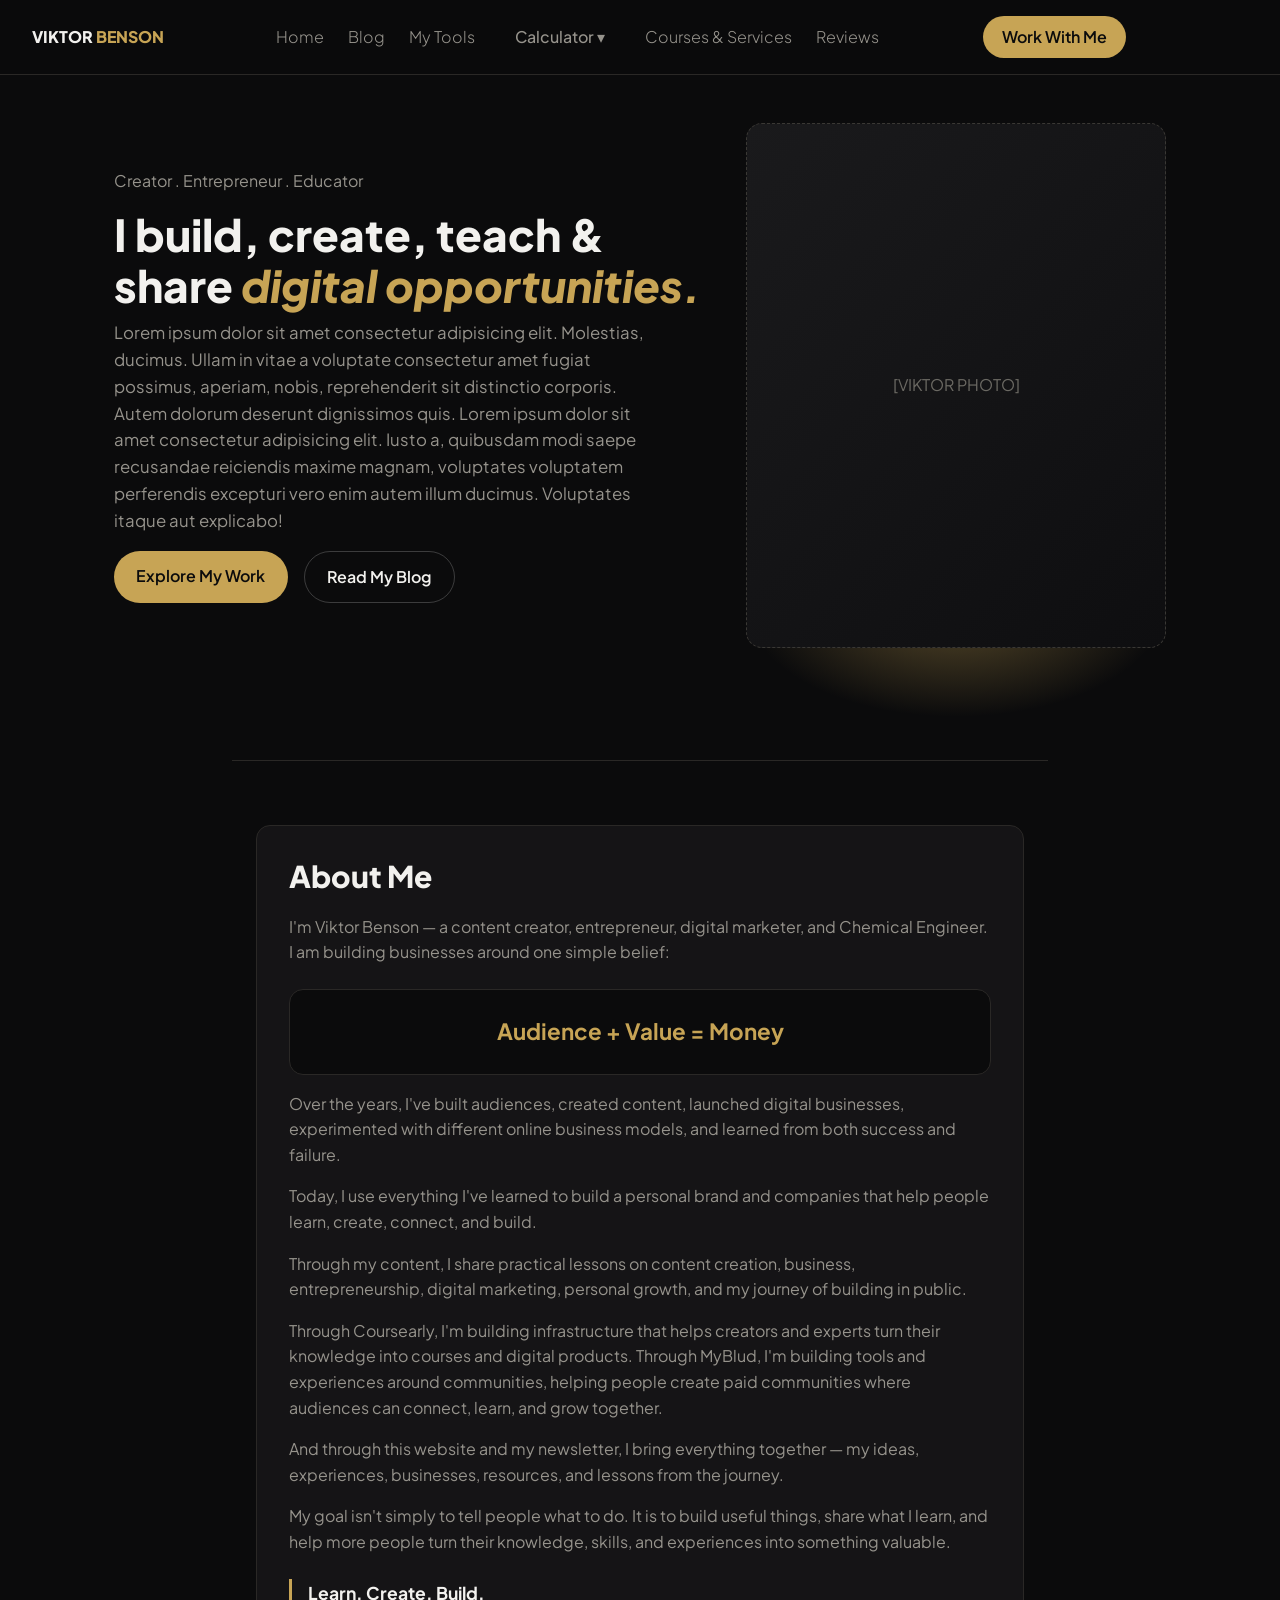
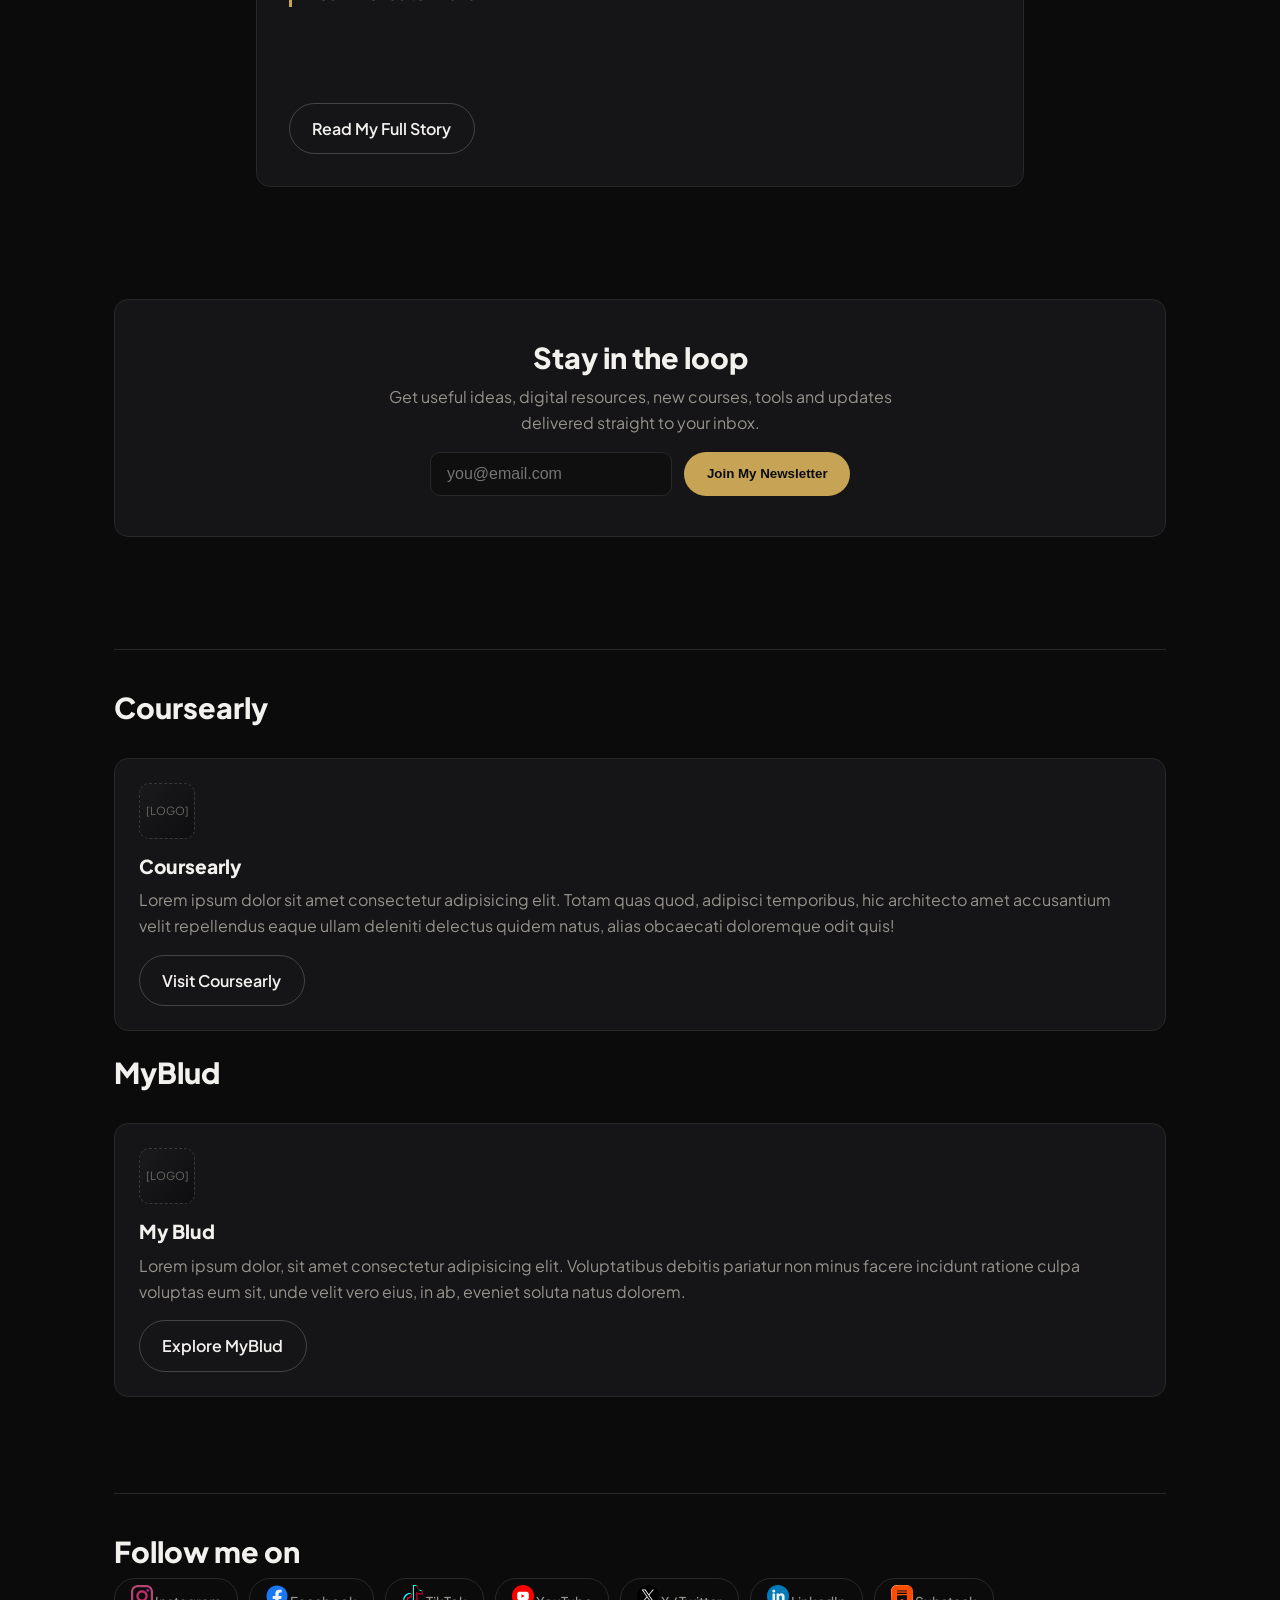
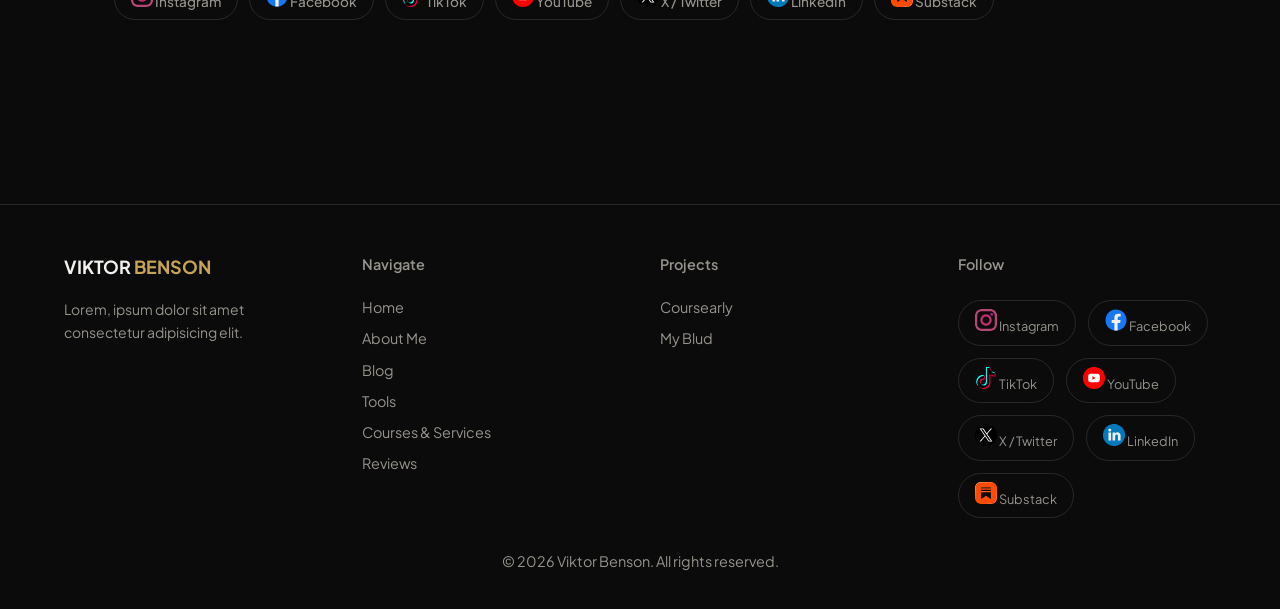
<file: index.html>
<!DOCTYPE html>
<html lang="en">
<head>
    <meta charset="UTF-8">
    <meta name="viewport" content="width=device-width, initial-scale=1.0">
    <link rel="preconnect" href="https://fonts.googleapis.com">
    <link rel="preconnect" href="https://fonts.gstatic.com" crossorigin>
    <link href="https://fonts.googleapis.com/css2?family=Plus+Jakarta+Sans:ital,wght@0,400;0,500;0,600;0,700;0,800;1,500&display=swap" rel="stylesheet">
    <link rel="stylesheet" href="index.css">
    <title>Viktor Benson</title>
</head>
<body>

   <!-- NAVIGATION -->
      <nav class="site-nav">
  <a href="index.html" class="brand">VIKTOR <span>BENSON</span></a>
 
  <input type="checkbox" id="navToggle" class="nav-toggle">
  <label for="navToggle" class="hamburger" aria-label="Toggle menu">☰</label>
 
  <div class="nav-links">
    <a href="index.html">Home</a>
    <a href="blog.html">Blog</a>
    <a href="mytools.html">My Tools</a>
    <div class="calc-dropdown">
      <input type="checkbox" id="calcToggle" class="calc-toggle">
      <label for="calcToggle" class="calc-trigger">Calculator ▾</label>
      <div class="calc-panel">
        <a href="#" class="calc-menu-item">
          <span class="calc-menu-title">YouTube Money Calculator</span>
          <span class="calc-menu-sub">Estimate earnings from views & RPM</span>
        </a>
        <a href="#" class="calc-menu-item">
          <span class="calc-menu-title">CPA Profit Calculator</span>
          <span class="calc-menu-sub">Estimate profit per CPA offer</span>
        </a>
        <a href="#" class="calc-menu-item">
          <span class="calc-menu-title">Affiliate Marketing Profit Calculator</span>
          <span class="calc-menu-sub">Estimate commission-based earnings</span>
        </a>
        <a href="#" class="calc-menu-item">
          <span class="calc-menu-title">Adsterra & Monetag Traffic Calculator</span>
          <span class="calc-menu-sub">Estimate ad network traffic revenue</span>
        </a>
      </div>
    </div>
    <a href="courses-services.html">Courses & Services</a>
    <a href="reviews.html">Reviews</a>
    <a href="courses-services.html" class="cta">Work With Me</a>
  </div>
</nav>

     <!-- HOMEPAGE -->

     <section id="home">
        <div class="hero">
            <div class="hero-text">
                <p>Creator . Entrepreneur . Educator</p>
                <h1>I build, create, teach & share <span class="serif-accent">digital opportunities.</span></h1>
                <p>Lorem ipsum dolor sit amet consectetur adipisicing elit. Molestias, ducimus. Ullam in vitae a voluptate consectetur amet fugiat possimus, aperiam, nobis,
                reprehenderit sit distinctio corporis. Autem dolorum deserunt dignissimos quis. Lorem ipsum dolor sit amet consectetur adipisicing elit. Iusto a, quibusdam modi saepe recusandae reiciendis maxime magnam, voluptates voluptatem perferendis excepturi vero enim autem illum ducimus. Voluptates itaque aut explicabo!</p>
            <div class="hero-actions">
                <a href="mytools.html" class="btn-gold">Explore My Work</a>
                <a href="blog.html" class="btn-ghost">Read My Blog</a>
            </div>
            </div>
             <div class="photo-placeholder">[VIKTOR PHOTO]</div>
        </div>

        <div class="about-preview">
    <div class="about-card">
        <h2>About Me</h2>
        <p>I'm Viktor Benson — a content creator, entrepreneur, digital marketer, and Chemical Engineer. I am building businesses around one simple belief:</p>
        <p class="pull-quote-hero">Audience + Value = Money</p>
        <p>Over the years, I've built audiences, created content, launched digital businesses, experimented with different online business models, and learned from both success and failure.</p>
        <p>Today, I use everything I've learned to build a personal brand and companies that help people learn, create, connect, and build.</p>
        <p>Through my content, I share practical lessons on content creation, business, entrepreneurship, digital marketing, personal growth, and my journey of building in public.</p>
        <p>Through Coursearly, I'm building infrastructure that helps creators and experts turn their knowledge into courses and digital products. Through MyBlud, I'm building tools and experiences around communities, helping people create paid communities where audiences can connect, learn, and grow together.</p>
        <p>And through this website and my newsletter, I bring everything together — my ideas, experiences, businesses, resources, and lessons from the journey.</p>
        <p>My goal isn't simply to tell people what to do. It is to build useful things, share what I learn, and help more people turn their knowledge, skills, and experiences into something valuable.</p>
        <p class="pull-quote">Learn. Create. Build.</p>
        <a href="about.html" class="btn-ghost">Read My Full Story</a>
    </div>
</div>

        <div class="newsletter">
            <h2>Stay in the loop</h2>
            <p>Get useful ideas, digital resources, new courses, tools and updates <br> delivered straight to your inbox.</p>
            <form>
                <input type="email" required placeholder="you@email.com" name="email">
                <button type="submit">Join My Newsletter</button>
            </form>
        </div>

        <div class="projects">
            <h2>Coursearly</h2>
            <div class="project-card">
                <div class="logo-placeholder">[LOGO]</div>
                <h3>Coursearly</h3>
                <p>Lorem ipsum dolor sit amet consectetur adipisicing elit. Totam quas quod, adipisci temporibus, hic architecto amet accusantium velit repellendus eaque ullam deleniti delectus quidem natus, alias obcaecati doloremque odit quis!</p>
                <a href="www.cousearly.com">Visit Coursearly</a>
            </div>
                 <h2>MyBlud</h2>
            <div class="project-card">
                <div class="logo-placeholder">[LOGO]</div>
                <h3>My Blud</h3>
                <p>Lorem ipsum dolor, sit amet consectetur adipisicing elit. Voluptatibus debitis pariatur non minus facere incidunt ratione culpa voluptas eum sit, unde velit vero eius, in ab, eveniet soluta natus dolorem.</p>
                <a href="#">Explore MyBlud</a>
            </div>
        </div>

        <div class="social">
            <h2>Follow me on</h2>
            <a href="#"><span><img src="instagram.svg" alt="Instagram"></span> Instagram</a>
            <a href="#"><span><img src="communication.svg" alt="Facebook"></span> Facebook</a>
            <a href="#"><span><img src="tik-tok.svg" alt="TikTok"></span> TikTok</a>
            <a href="#"><span><img src="youtube.svg" alt="YouTube"></span> YouTube</a>
            <a href="#"><span><img src="twitter.svg" alt="X"></span> X / Twitter</a>
            <a href="#"><span><img src="linkedin.svg" alt="X"></span> LinkedIn</a>
            <a href="#"><span><img src="substack.svg" alt="Substack"></span> Substack</a>
        </div>
     </section>

     <!-- FOOTER -->
      <footer class="site-footer">
       <div class="footer-grid">
 
    <div class="footer-brand">
      <p class="footer-brand-name">VIKTOR <span>BENSON</span></p>
      <p class="footer-tagline">Lorem, ipsum dolor sit amet consectetur adipisicing elit.</p>
    </div>
 
    <div class="footer-links">
      <p class="footer-heading">Navigate</p>
      <a href="index.html">Home</a>
      <a href="about.html">About Me</a>
      <a href="blog.html">Blog</a>
      <a href="mytools.html">Tools</a>
      <a href="courses-services.html">Courses & Services</a>
      <a href="reviews.html">Reviews</a>
    </div>
 
    <div class="footer-links">
      <p class="footer-heading">Projects</p>
      <a href="www.coursearly.com">Coursearly</a>
      <a href="#">My Blud</a>
    </div>
 
    <div class="footer-social">
      <p class="footer-heading">Follow</p>
        <a href="#" class="social-link"><span><img src="instagram.svg" alt="Instagram"></span> Instagram</a>
        <a href="#" class="social-link"><span><img src="communication.svg" alt="Facebook"></span> Facebook</a>
        <a href="#" class="social-link"><span><img src="tik-tok.svg" alt="TikTok"></span> TikTok</a>
        <a href="#" class="social-link"><span><img src="youtube.svg" alt="YouTube"></span> YouTube</a>
        <a href="#" class="social-link"><span><img src="twitter.svg" alt="X"></span> X / Twitter</a>
        <a href="#" class="social-link"><span><img src="linkedin.svg" alt="X"></span> LinkedIn</a>
        <a href="#" class="social-link"><span><img src="substack.svg" alt="Substack"></span> Substack</a>
    </div>
 
  </div>

     <p class="footer-copyright">© 2026 Viktor Benson. All rights reserved.</p>
      </footer>
    
</body>
</html>
</file>
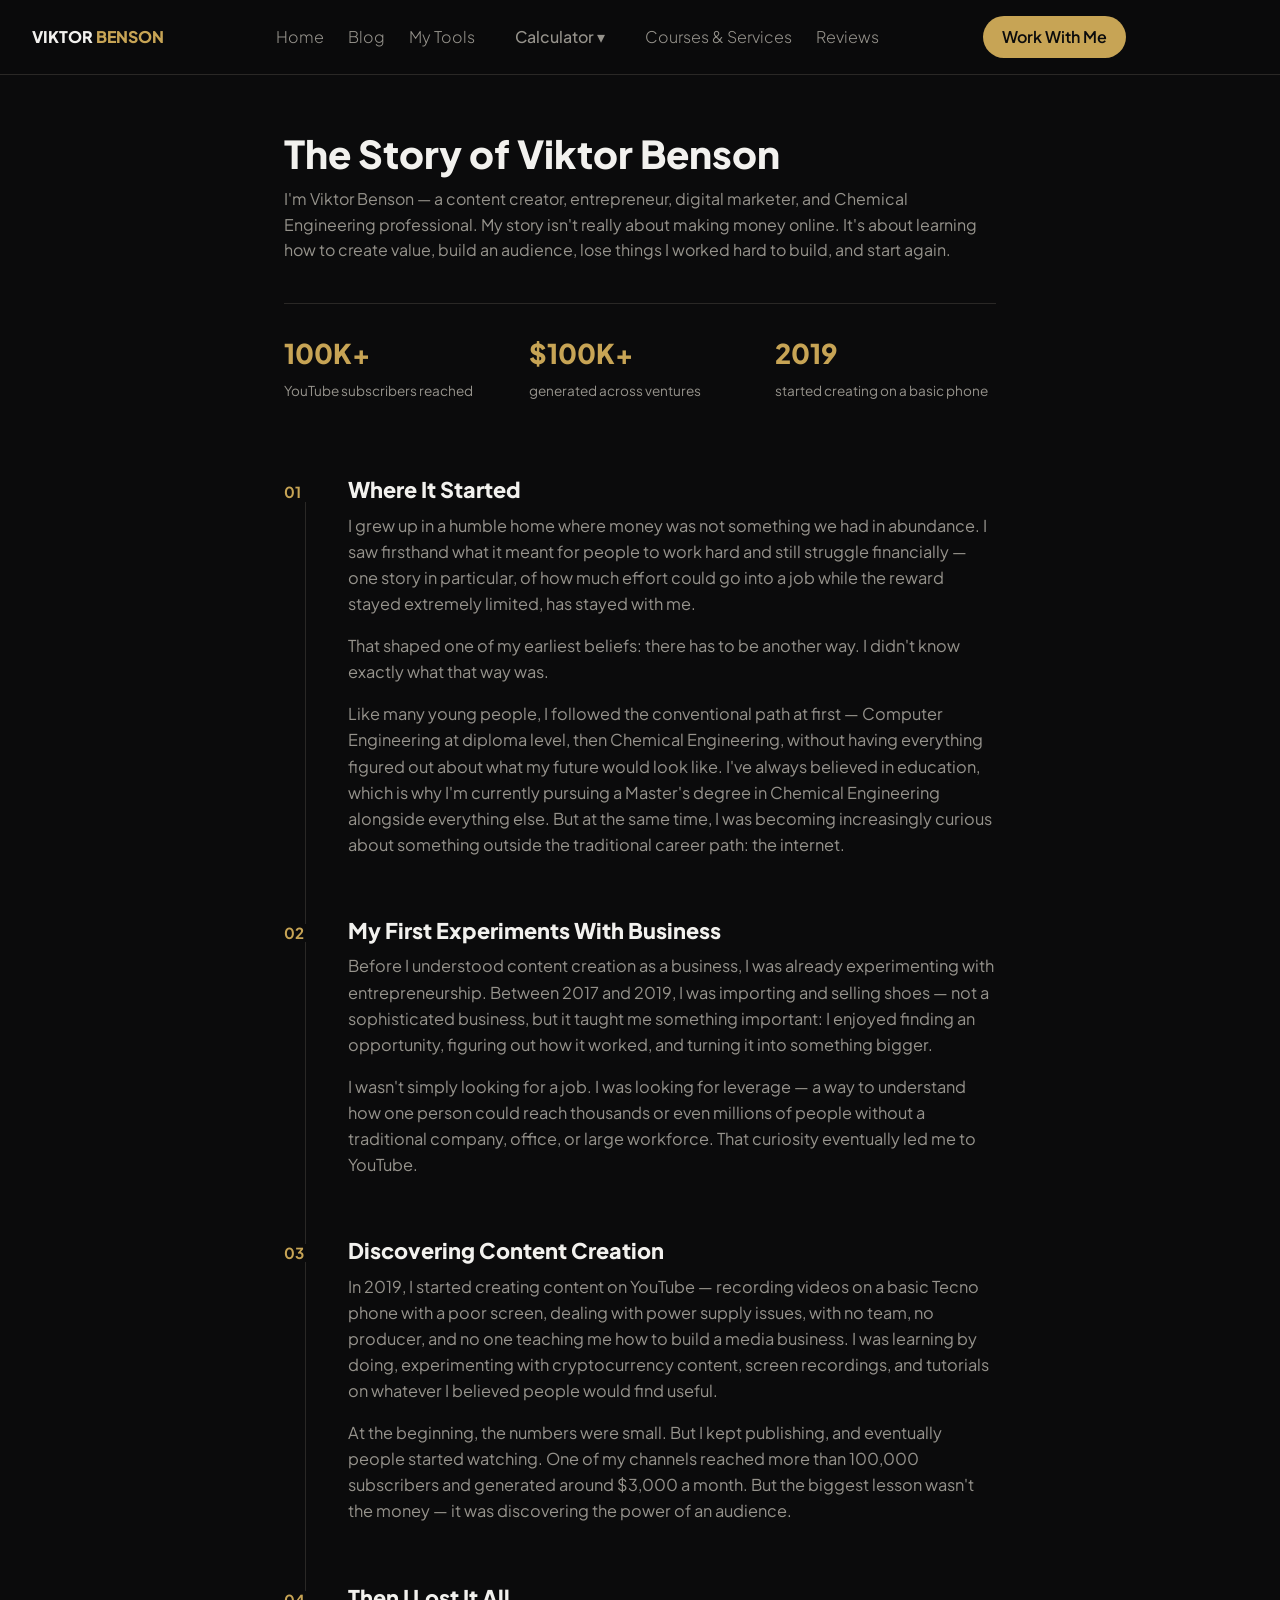
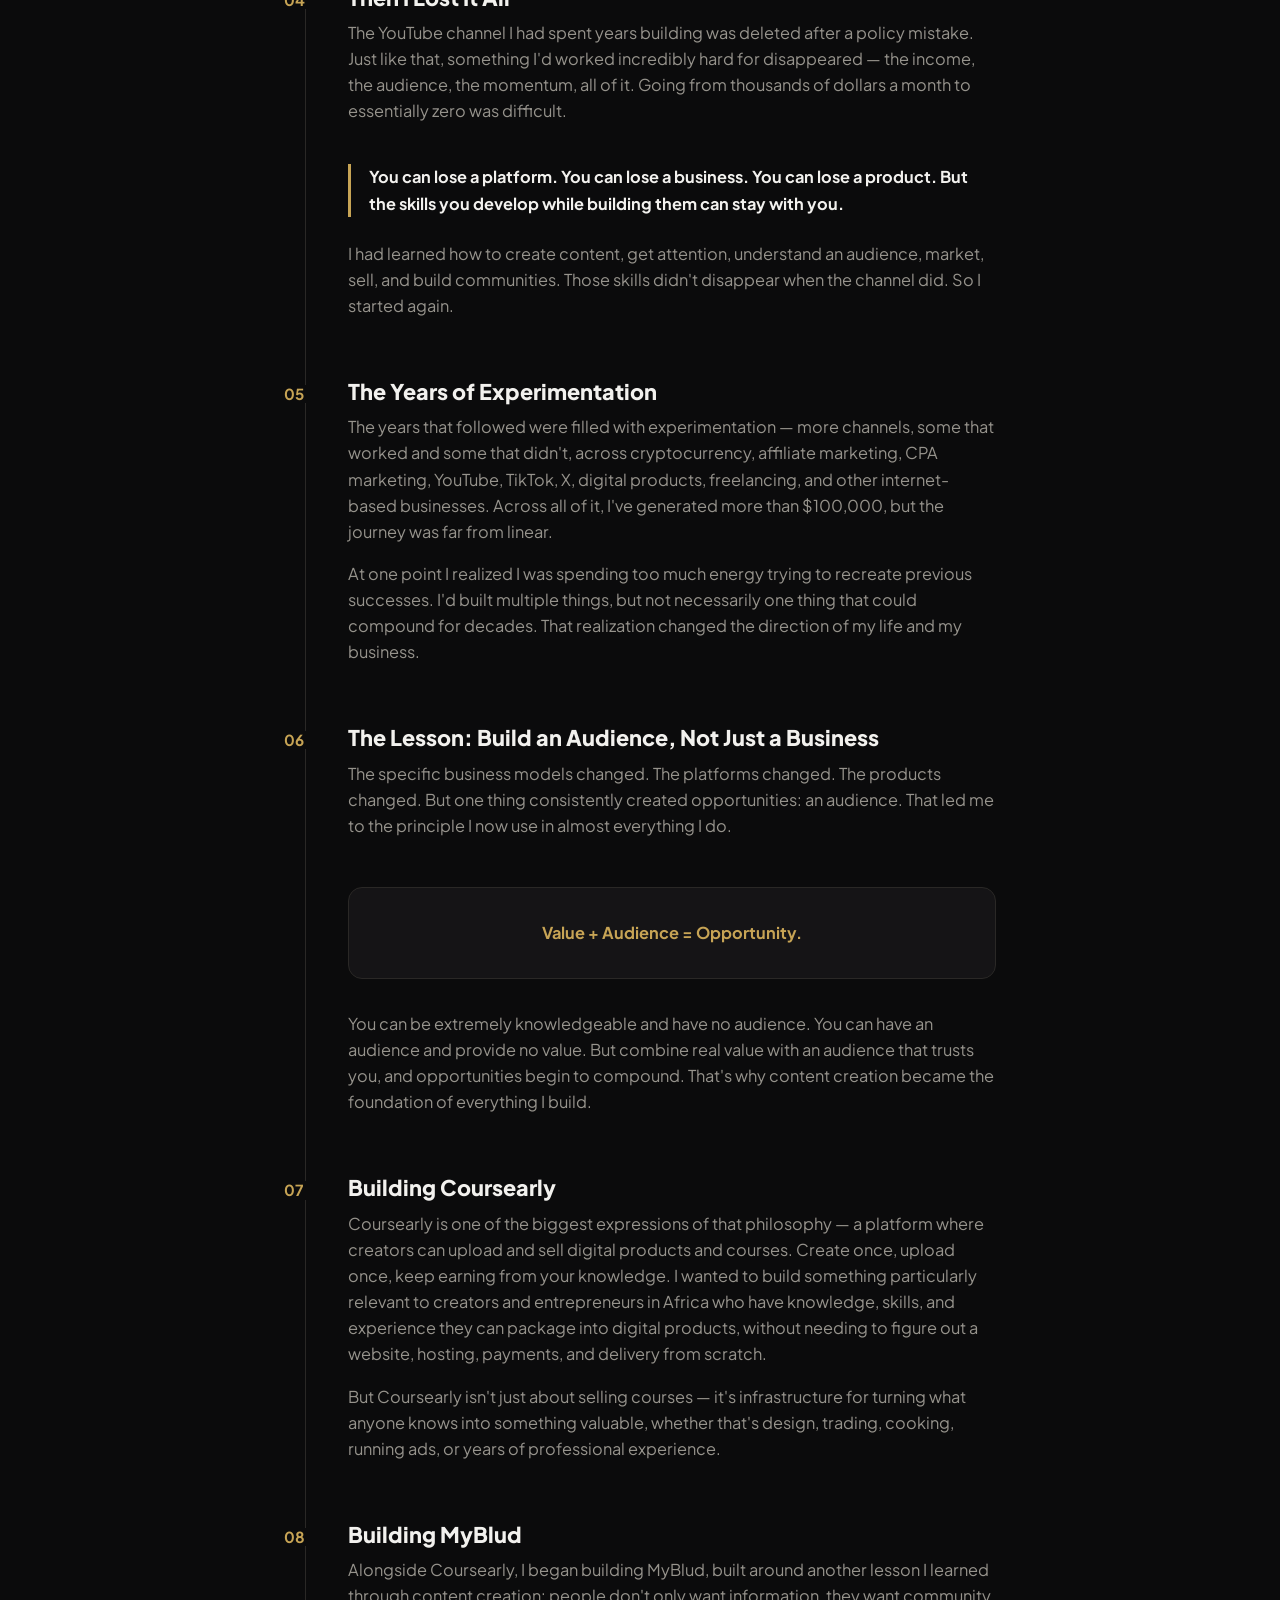
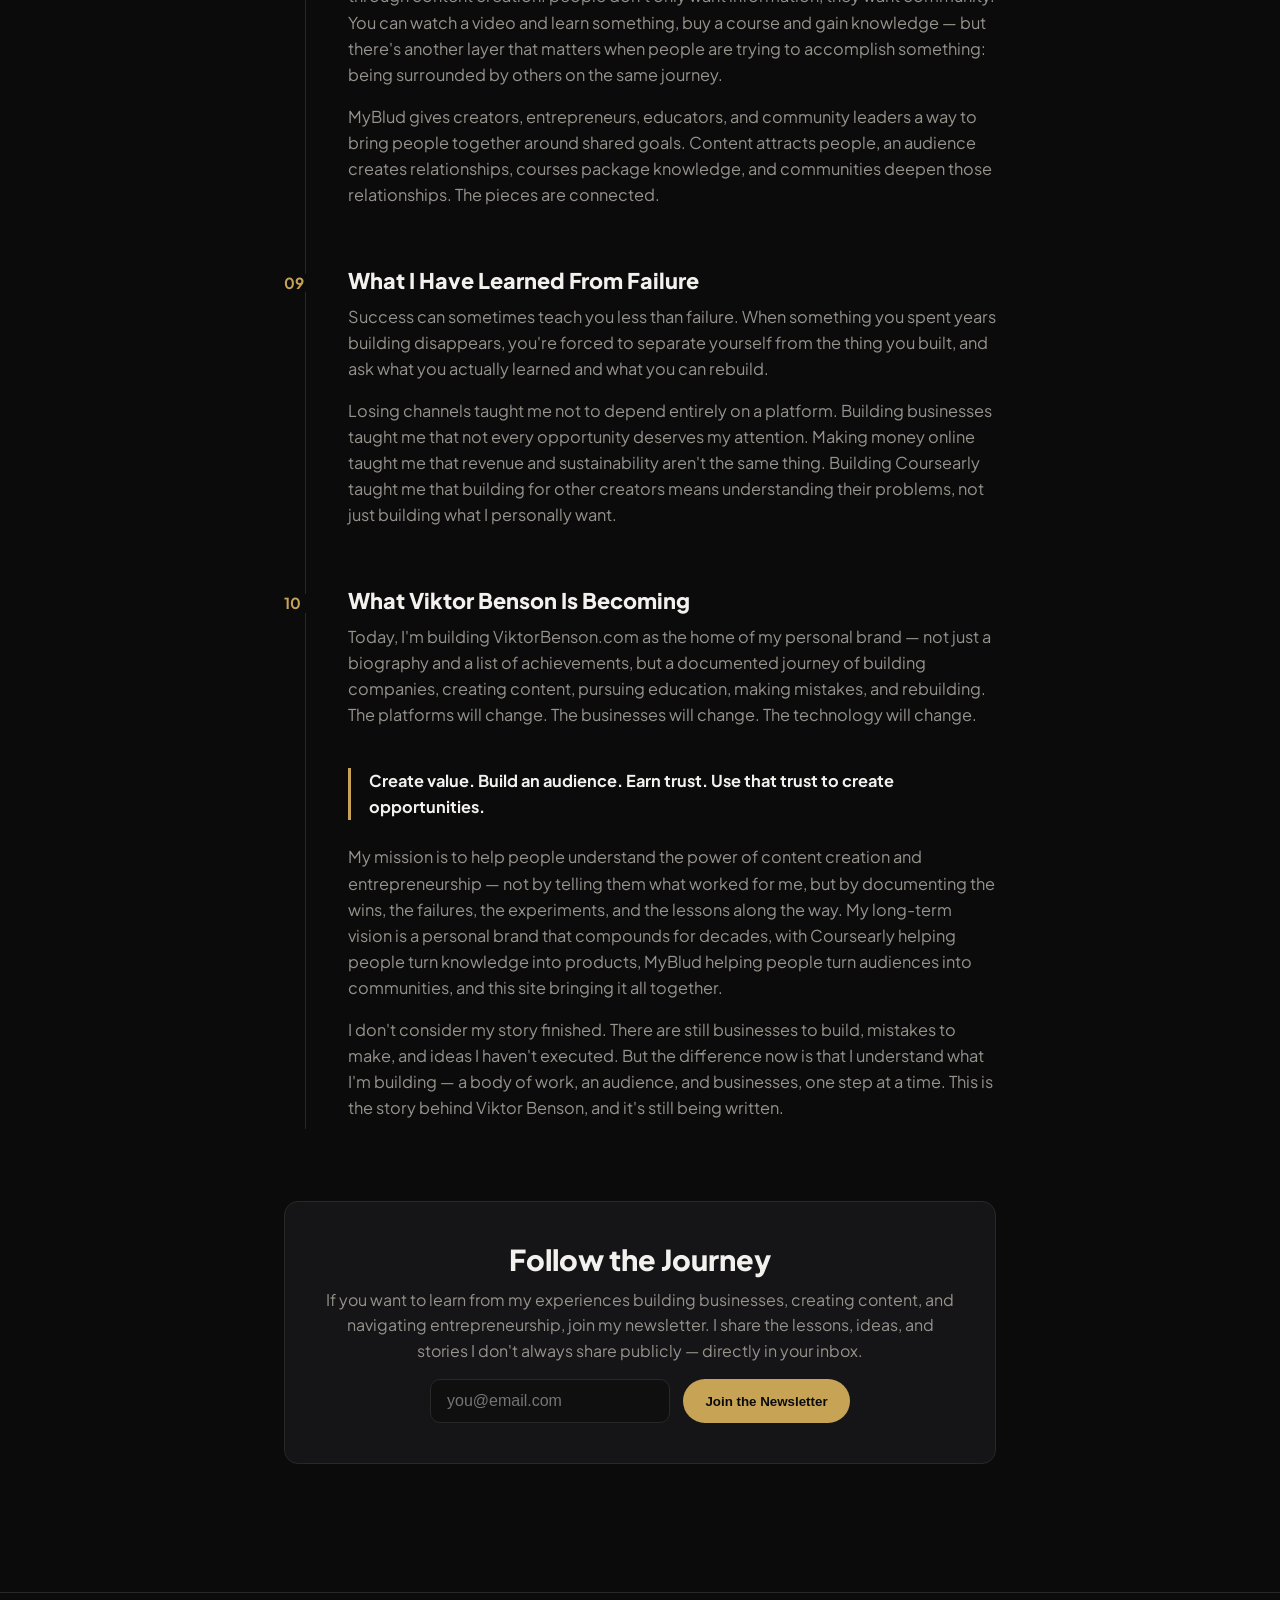
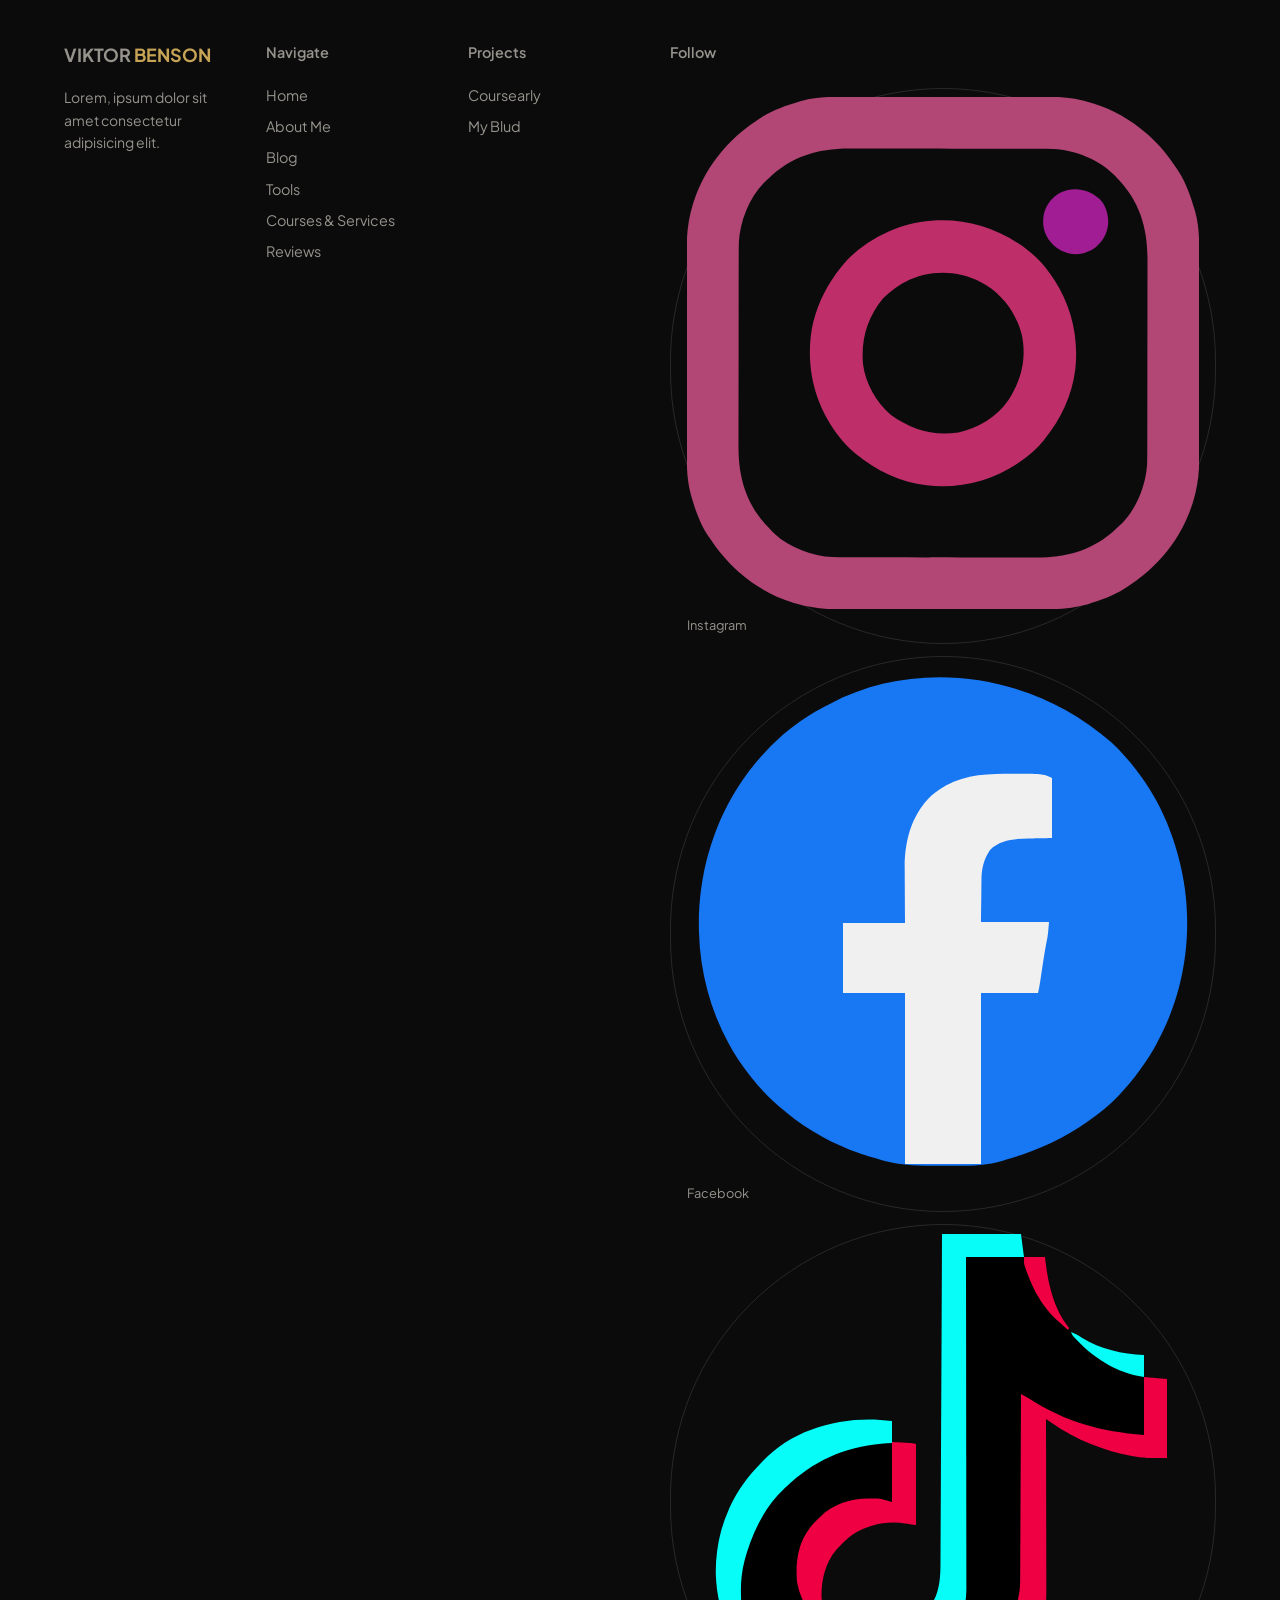
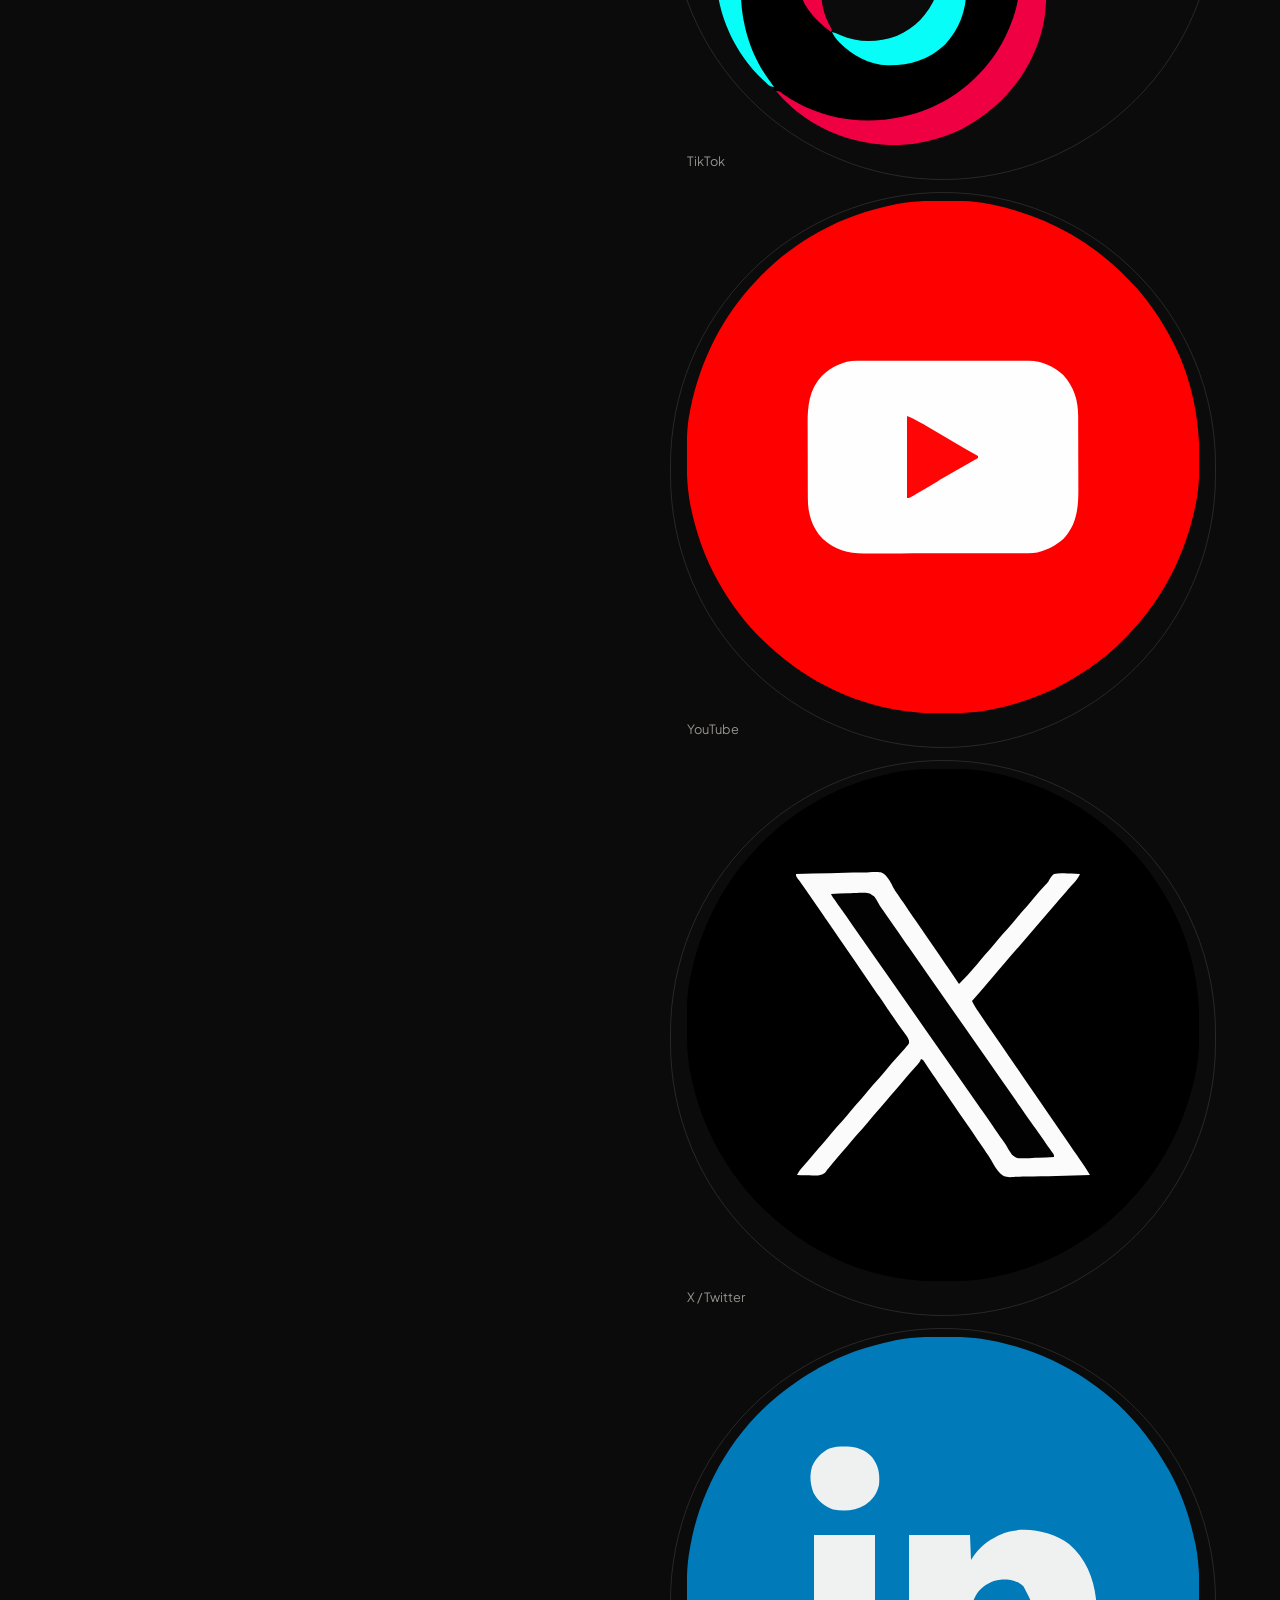
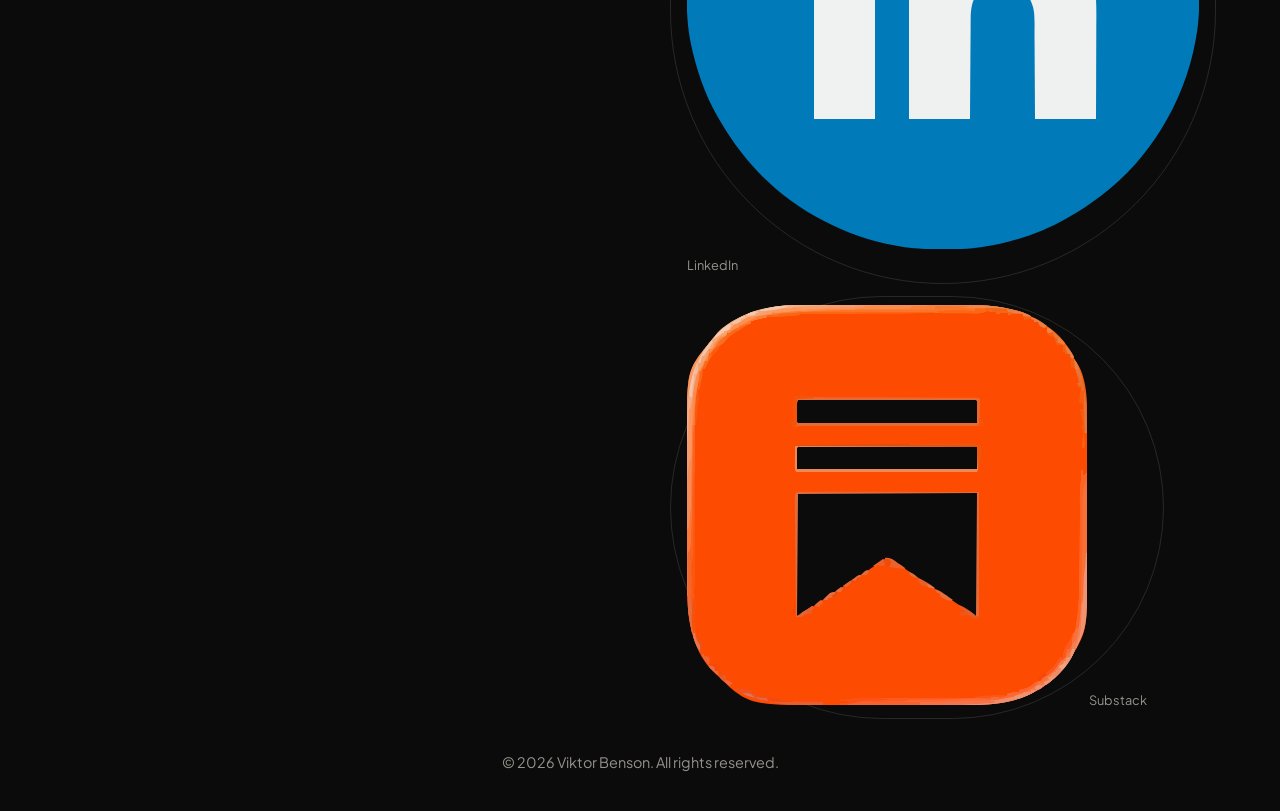
<file: about.html>
<!DOCTYPE html>
<html lang="en">
<head>
    <meta charset="UTF-8">
    <meta name="viewport" content="width=device-width, initial-scale=1.0">
    <link rel="preconnect" href="https://fonts.googleapis.com">
    <link rel="preconnect" href="https://fonts.gstatic.com" crossorigin>
    <link href="https://fonts.googleapis.com/css2?family=Plus+Jakarta+Sans:ital,wght@0,400;0,500;0,600;0,700;0,800;1,500&display=swap" rel="stylesheet">
    <link rel="stylesheet" href="about.css">
    <title>Viktor Benson</title>
</head>
<body>

     <!-- NAVIGATION -->
      <nav class="site-nav">
  <a href="index.html" class="brand">VIKTOR <span>BENSON</span></a>
 
  <input type="checkbox" id="navToggle" class="nav-toggle">
  <label for="navToggle" class="hamburger" aria-label="Toggle menu">☰</label>
 
  <div class="nav-links">
    <a href="index.html">Home</a>
    <a href="blog.html">Blog</a>
    <a href="mytools.html">My Tools</a>
    <div class="calc-dropdown">
      <input type="checkbox" id="calcToggle" class="calc-toggle">
      <label for="calcToggle" class="calc-trigger">Calculator ▾</label>
      <div class="calc-panel">
        <a href="#" class="calc-menu-item">
          <span class="calc-menu-title">YouTube Money Calculator</span>
          <span class="calc-menu-sub">Estimate earnings from views & RPM</span>
        </a>
        <a href="#" class="calc-menu-item">
          <span class="calc-menu-title">CPA Profit Calculator</span>
          <span class="calc-menu-sub">Estimate profit per CPA offer</span>
        </a>
        <a href="#" class="calc-menu-item">
          <span class="calc-menu-title">Affiliate Marketing Profit Calculator</span>
          <span class="calc-menu-sub">Estimate commission-based earnings</span>
        </a>
        <a href="#" class="calc-menu-item">
          <span class="calc-menu-title">Adsterra & Monetag Traffic Calculator</span>
          <span class="calc-menu-sub">Estimate ad network traffic revenue</span>
        </a>
      </div>
    </div>
    <a href="courses-services.html">Courses & Services</a>
    <a href="reviews.html">Reviews</a>
    <a href="courses-services.html" class="cta">Work With Me</a>
  </div>
</nav>
     <!-- ABOUT PAGE -->
      <section class="about-page">
 
        <div class="about-header">
            <h1>The Story of Viktor Benson</h1>
            <p>I'm Viktor Benson — a content creator, entrepreneur, digital marketer, and Chemical Engineering professional. My story isn't really about making money online. It's about learning how to create value, build an audience, lose things I worked hard to build, and start again.</p>
        </div>
 
        <div class="about-stats">
          <div class="stat">
            <span class="stat-num">100K+</span>
            <span class="stat-label">YouTube subscribers reached</span> 
          </div>
           <div class="stat">
                <span class="stat-num">$100K+</span>
                <span class="stat-label">generated across ventures</span>
            </div>
            <div class="stat">
                <span class="stat-num">2019</span>
                <span class="stat-label">started creating on a basic phone</span>
            </div>
        </div>
            
          <div class="about-content">
 
            <h2><span>Where It Started</span></h2>
            <p>I grew up in a humble home where money was not something we had in abundance. I saw firsthand what it meant for people to work hard and still struggle financially — one story in particular, of how much effort could go into a job while the reward stayed extremely limited, has stayed with me.</p>
            <p>That shaped one of my earliest beliefs: there has to be another way. I didn't know exactly what that way was.</p>
            <p>Like many young people, I followed the conventional path at first — Computer Engineering at diploma level, then Chemical Engineering, without having everything figured out about what my future would look like. I've always believed in education, which is why I'm currently pursuing a Master's degree in Chemical Engineering alongside everything else. But at the same time, I was becoming increasingly curious about something outside the traditional career path: the internet.</p>
 
            <h2><span>My First Experiments With Business</span></h2>
            <p>Before I understood content creation as a business, I was already experimenting with entrepreneurship. Between 2017 and 2019, I was importing and selling shoes — not a sophisticated business, but it taught me something important: I enjoyed finding an opportunity, figuring out how it worked, and turning it into something bigger.</p>
            <p>I wasn't simply looking for a job. I was looking for leverage — a way to understand how one person could reach thousands or even millions of people without a traditional company, office, or large workforce. That curiosity eventually led me to YouTube.</p>
 
            <h2><span>Discovering Content Creation</span></h2>
            <p>In 2019, I started creating content on YouTube — recording videos on a basic Tecno phone with a poor screen, dealing with power supply issues, with no team, no producer, and no one teaching me how to build a media business. I was learning by doing, experimenting with cryptocurrency content, screen recordings, and tutorials on whatever I believed people would find useful.</p>
            <p>At the beginning, the numbers were small. But I kept publishing, and eventually people started watching. One of my channels reached more than 100,000 subscribers and generated around $3,000 a month. But the biggest lesson wasn't the money — it was discovering the power of an audience.</p>
 
            <h2><span>Then I Lost It All</span></h2>
            <p>The YouTube channel I had spent years building was deleted after a policy mistake. Just like that, something I'd worked incredibly hard for disappeared — the income, the audience, the momentum, all of it. Going from thousands of dollars a month to essentially zero was difficult.</p>
            <p class="pull-quote">You can lose a platform. You can lose a business. You can lose a product. But the skills you develop while building them can stay with you.</p>
            <p>I had learned how to create content, get attention, understand an audience, market, sell, and build communities. Those skills didn't disappear when the channel did. So I started again.</p>
 
            <h2><span>The Years of Experimentation</span></h2>
            <p>The years that followed were filled with experimentation — more channels, some that worked and some that didn't, across cryptocurrency, affiliate marketing, CPA marketing, YouTube, TikTok, X, digital products, freelancing, and other internet-based businesses. Across all of it, I've generated more than $100,000, but the journey was far from linear.</p>
            <p>At one point I realized I was spending too much energy trying to recreate previous successes. I'd built multiple things, but not necessarily one thing that could compound for decades. That realization changed the direction of my life and my business.</p>
 
            <h2><span>The Lesson: Build an Audience, Not Just a Business</span></h2>
            <p>The specific business models changed. The platforms changed. The products changed. But one thing consistently created opportunities: an audience. That led me to the principle I now use in almost everything I do.</p>
            <p class="pull-quote pull-quote-hero">Value + Audience = Opportunity.</p>
            <p>You can be extremely knowledgeable and have no audience. You can have an audience and provide no value. But combine real value with an audience that trusts you, and opportunities begin to compound. That's why content creation became the foundation of everything I build.</p>
 
            <h2><span>Building Coursearly</span></h2>
            <p>Coursearly is one of the biggest expressions of that philosophy — a platform where creators can upload and sell digital products and courses. Create once, upload once, keep earning from your knowledge. I wanted to build something particularly relevant to creators and entrepreneurs in Africa who have knowledge, skills, and experience they can package into digital products, without needing to figure out a website, hosting, payments, and delivery from scratch.</p>
            <p>But Coursearly isn't just about selling courses — it's infrastructure for turning what anyone knows into something valuable, whether that's design, trading, cooking, running ads, or years of professional experience.</p>
 
            <h2><span>Building MyBlud</span></h2>
            <p>Alongside Coursearly, I began building MyBlud, built around another lesson I learned through content creation: people don't only want information, they want community. You can watch a video and learn something, buy a course and gain knowledge — but there's another layer that matters when people are trying to accomplish something: being surrounded by others on the same journey.</p>
            <p>MyBlud gives creators, entrepreneurs, educators, and community leaders a way to bring people together around shared goals. Content attracts people, an audience creates relationships, courses package knowledge, and communities deepen those relationships. The pieces are connected.</p>
 
            <h2><span>What I Have Learned From Failure</span></h2>
            <p>Success can sometimes teach you less than failure. When something you spent years building disappears, you're forced to separate yourself from the thing you built, and ask what you actually learned and what you can rebuild.</p>
            <p>Losing channels taught me not to depend entirely on a platform. Building businesses taught me that not every opportunity deserves my attention. Making money online taught me that revenue and sustainability aren't the same thing. Building Coursearly taught me that building for other creators means understanding their problems, not just building what I personally want.</p>
 
            <h2><span>What Viktor Benson Is Becoming</span></h2>
            <p>Today, I'm building ViktorBenson.com as the home of my personal brand — not just a biography and a list of achievements, but a documented journey of building companies, creating content, pursuing education, making mistakes, and rebuilding. The platforms will change. The businesses will change. The technology will change.</p>
            <p class="pull-quote">Create value. Build an audience. Earn trust. Use that trust to create opportunities.</p>
            <p>My mission is to help people understand the power of content creation and entrepreneurship — not by telling them what worked for me, but by documenting the wins, the failures, the experiments, and the lessons along the way. My long-term vision is a personal brand that compounds for decades, with Coursearly helping people turn knowledge into products, MyBlud helping people turn audiences into communities, and this site bringing it all together.</p>
            <p>I don't consider my story finished. There are still businesses to build, mistakes to make, and ideas I haven't executed. But the difference now is that I understand what I'm building — a body of work, an audience, and businesses, one step at a time. This is the story behind Viktor Benson, and it's still being written.</p>
 
        </div>
 
        <div class="about-cta">
            <h2><span>Follow the Journey</span></h2>
            <p>If you want to learn from my experiences building businesses, creating content, and navigating entrepreneurship, join my newsletter. I share the lessons, ideas, and stories I don't always share publicly — directly in your inbox.</p>
            <form class="about-cta-form">
                <input type="email" required placeholder="you@email.com" name="email">
                <button type="submit">Join the Newsletter</button>
            </form>
        </div>
 
     </section>

  <!-- FOOTER -->
      <footer class="site-footer">
       <div class="footer-grid">
 
    <div class="footer-brand">
      <p class="footer-brand-name">VIKTOR <span>BENSON</span></p>
      <p class="footer-tagline">Lorem, ipsum dolor sit amet consectetur adipisicing elit.</p>
    </div>
 
    <div class="footer-links">
      <p class="footer-heading">Navigate</p>
      <a href="index.html">Home</a>
      <a href="about.html">About Me</a>
      <a href="blog.html">Blog</a>
      <a href="mytools.html">Tools</a>
      <a href="courses-services.html">Courses & Services</a>
      <a href="reviews.html">Reviews</a>
    </div>
 
    <div class="footer-links">
      <p class="footer-heading">Projects</p>
      <a href="www.coursearly.com">Coursearly</a>
      <a href="#">My Blud</a>
    </div>
 
    <div class="footer-social">
      <p class="footer-heading">Follow</p>
        <a href="#" class="social-link"><span><img src="instagram.svg" alt="Instagram"></span> Instagram</a>
        <a href="#" class="social-link"><span><img src="communication.svg" alt="Facebook"></span> Facebook</a>
        <a href="#" class="social-link"><span><img src="tik-tok.svg" alt="TikTok"></span> TikTok</a>
        <a href="#" class="social-link"><span><img src="youtube.svg" alt="YouTube"></span> YouTube</a>
        <a href="#" class="social-link"><span><img src="twitter.svg" alt="X"></span> X / Twitter</a>
        <a href="#" class="social-link"><span><img src="linkedin.svg" alt="X"></span> LinkedIn</a>
        <a href="#" class="social-link"><span><img src="substack.svg" alt="Substack"></span> Substack</a>
    </div>
 
  </div>

     <p class="footer-copyright">© 2026 Viktor Benson. All rights reserved.</p>
      </footer>
    
    
</body>
</html>
</file>
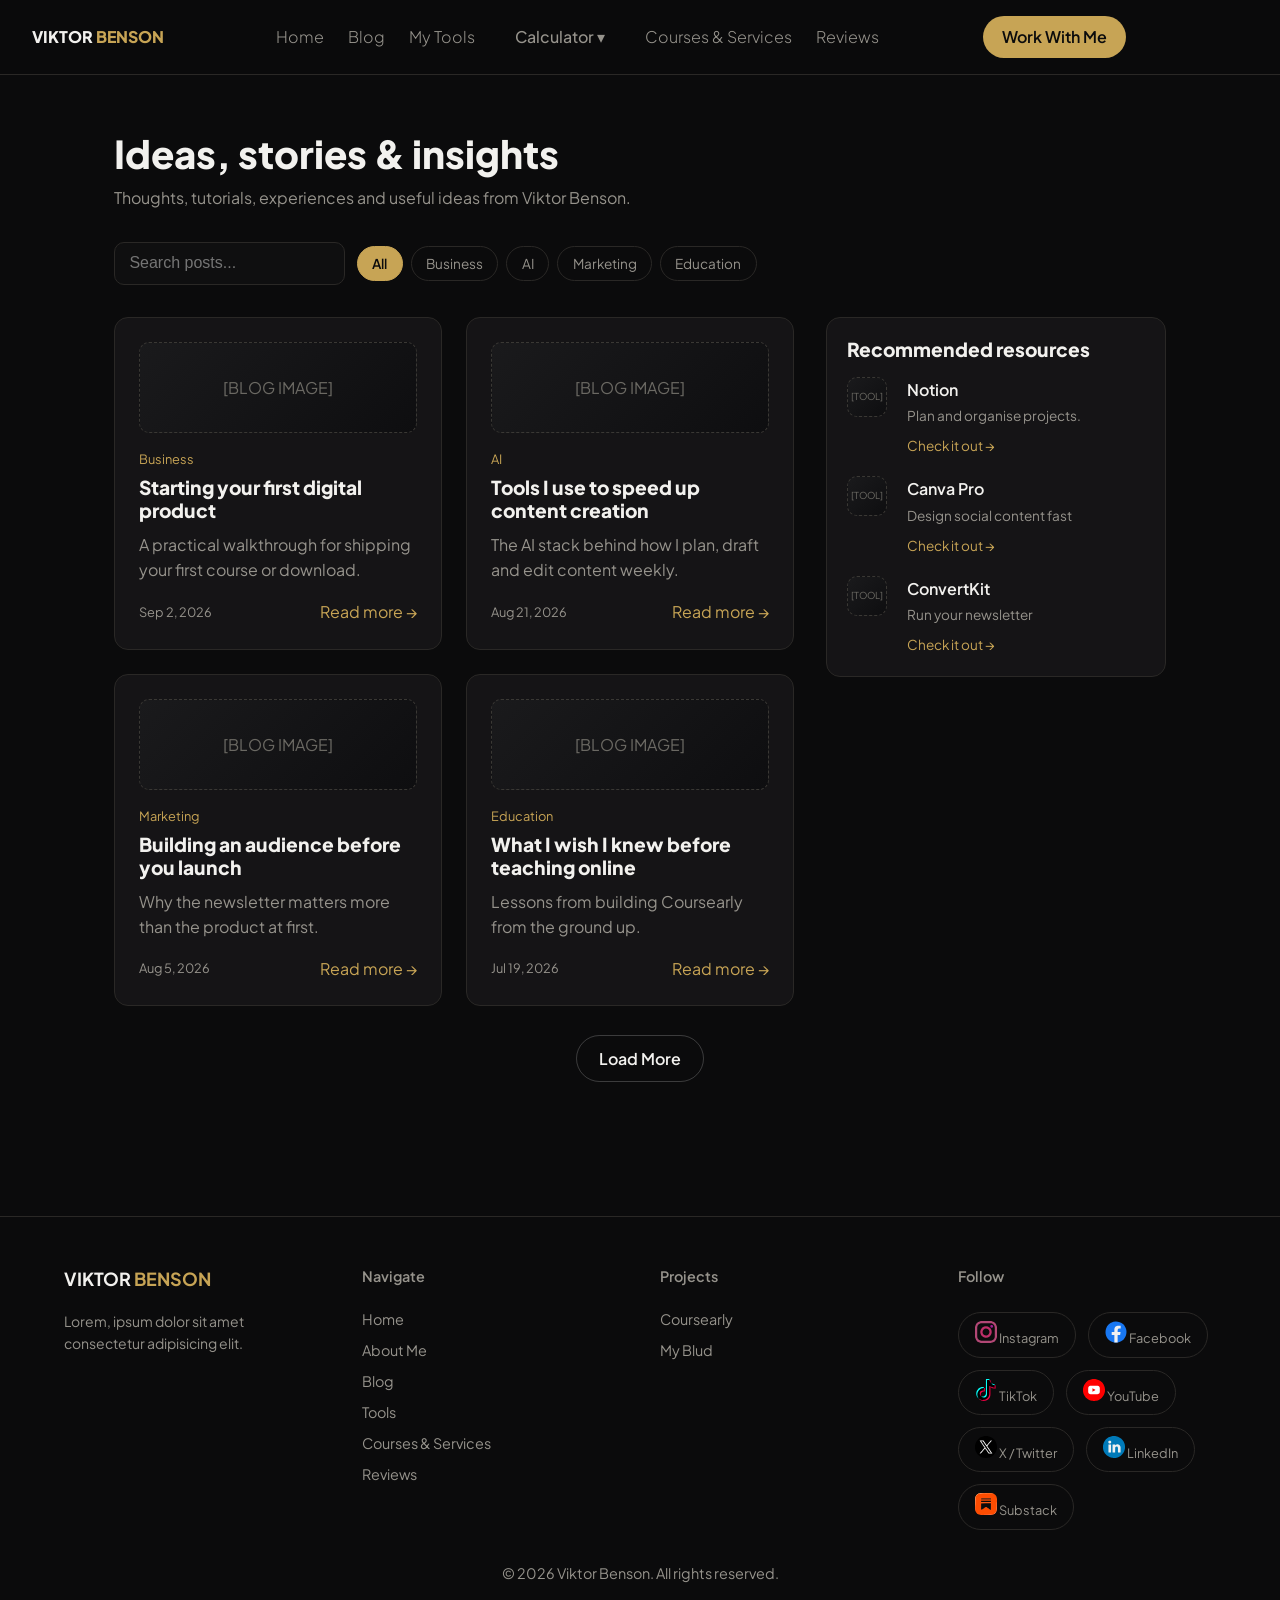
<file: blog.html>
<!DOCTYPE html>
<html lang="en">
<head>
    <meta charset="UTF-8">
    <meta name="viewport" content="width=device-width, initial-scale=1.0">
     <link rel="preconnect" href="https://fonts.googleapis.com">
    <link rel="preconnect" href="https://fonts.gstatic.com" crossorigin>
    <link href="https://fonts.googleapis.com/css2?family=Plus+Jakarta+Sans:ital,wght@0,400;0,500;0,600;0,700;0,800;1,500&display=swap" rel="stylesheet">
    <link rel="stylesheet" href="blog.css">
    <title>VIKTOR BENSON</title>
</head>
<body>

      <!-- NAVIGATION -->
      <nav class="site-nav">
  <a href="index.html" class="brand">VIKTOR <span>BENSON</span></a>
 
  <input type="checkbox" id="navToggle" class="nav-toggle">
  <label for="navToggle" class="hamburger" aria-label="Toggle menu">☰</label>
 
  <div class="nav-links">
    <a href="index.html">Home</a>
    <a href="blog.html">Blog</a>
    <a href="mytools.html">My Tools</a>
    <div class="calc-dropdown">
      <input type="checkbox" id="calcToggle" class="calc-toggle">
      <label for="calcToggle" class="calc-trigger">Calculator ▾</label>
      <div class="calc-panel">
        <a href="#" class="calc-menu-item">
          <span class="calc-menu-title">YouTube Money Calculator</span>
          <span class="calc-menu-sub">Estimate earnings from views & RPM</span>
        </a>
        <a href="#" class="calc-menu-item">
          <span class="calc-menu-title">CPA Profit Calculator</span>
          <span class="calc-menu-sub">Estimate profit per CPA offer</span>
        </a>
        <a href="#" class="calc-menu-item">
          <span class="calc-menu-title">Affiliate Marketing Profit Calculator</span>
          <span class="calc-menu-sub">Estimate commission-based earnings</span>
        </a>
        <a href="#" class="calc-menu-item">
          <span class="calc-menu-title">Adsterra & Monetag Traffic Calculator</span>
          <span class="calc-menu-sub">Estimate ad network traffic revenue</span>
        </a>
      </div>
    </div>
    <a href="courses-services.html">Courses & Services</a>
    <a href="reviews.html">Reviews</a>
    <a href="courses-services.html" class="cta">Work With Me</a>
  </div>
</nav>


    <section id="blog">
        <div class="blog-header">
            <h1>Ideas, stories & insights</h1>
            <p>Thoughts, tutorials, experiences and useful ideas from Viktor Benson.</p>
        </div>

        <div class="blog-controls">
            <form>
            <input type="search" placeholder="Search posts..." name="q">
        </form>
        <div class="filter-chips">
            <a href="blog.html" class="chip active">All</a>
            <a href="blog.html" class="chip">Business</a>
            <a href="blog.html" class="chip">AI</a>
            <a href="blog.html" class="chip">Marketing</a>
            <a href="blog.html" class="chip">Education</a>
        </div>
        </div>

        <div class="blog-layout">
            <div class="blog-grid">
            <article class="post-card">
            <div class="img-placeholder">[BLOG IMAGE]</div>
            <p class="post-cat">Business</p>
            <h3>Starting your first digital product</h3>
            <p>A practical walkthrough for shipping your first course or download.</p>
            <div class="post-footer">
                <span class="post-date">Sep 2, 2026</span>
                <a href="#">Read more →</a>
            </div>
        </article>

        <article class="post-card">
            <div class="img-placeholder">[BLOG IMAGE]</div>
            <p class="post-cat">AI</p>
            <h3>Tools I use to speed up content creation</h3>
            <p>The AI stack behind how I plan, draft and edit content weekly.</p>
            <div class="post-footer">
                <span class="post-date">Aug 21, 2026</span>
                <a href="#">Read more →</a>
            </div>
        </article>

        <article class="post-card">
            <div class="img-placeholder">[BLOG IMAGE]</div>
            <p class="post-cat">Marketing</p>
            <h3>Building an audience before you launch</h3>
            <p>Why the newsletter matters more than the product at first.</p>
            <div class="post-footer">
                <span class="post-date">Aug 5, 2026</span>
                <a href="#">Read more →</a>
            </div>
        </article>

        <article class="post-card">
            <div class="img-placeholder">[BLOG IMAGE]</div>
            <p class="post-cat">Education</p>
            <h3>What I wish I knew before teaching online</h3>
            <p>Lessons from building Coursearly from the ground up.</p>
            <div class="post-footer">
                <span class="post-date">Jul 19, 2026</span>
                <a href="#">Read more →</a>
            </div>
        </article>
        </div>

        <aside class="sidebar">
            <h3>Recommended resources</h3>

            <div class="affiliate-item">
                <div class="img-placeholder-small">[TOOL]</div>
                <p>Notion</p>
                <p>Plan and organise projects.</p>
                <a href="#">Check it out →</a>
            </div>
            <div class="affiliate-item">
                <div class="img-placeholder-small">[TOOL]</div>
                <p>Canva Pro</p>
                <p>Design social content fast</p>
                <a href="#">Check it out →</a>
            </div>
            <div class="affiliate-item">
                <div class="img-placeholder-small">[TOOL]</div>
                <p>ConvertKit</p>
                <p>Run your newsletter</p>
                <a href="#">Check it out →</a>
            </div>
        </aside>
        </div>

       <div class="load-more-wrap">
        <a href="blog.html" class="load-more">Load More</a>
       </div>

    </section>
    
<!-- FOOTER -->
      <footer class="site-footer">
       <div class="footer-grid">
 
    <div class="footer-brand">
      <p class="footer-brand-name">VIKTOR <span>BENSON</span></p>
      <p class="footer-tagline">Lorem, ipsum dolor sit amet consectetur adipisicing elit.</p>
    </div>
 
    <div class="footer-links">
      <p class="footer-heading">Navigate</p>
      <a href="index.html">Home</a>
      <a href="about.html">About Me</a>
      <a href="blog.html">Blog</a>
      <a href="mytools.html">Tools</a>
      <a href="courses-services.html">Courses & Services</a>
      <a href="reviews.html">Reviews</a>
    </div>
 
    <div class="footer-links">
      <p class="footer-heading">Projects</p>
      <a href="www.coursearly.com">Coursearly</a>
      <a href="#">My Blud</a>
    </div>
 
    <div class="footer-social">
      <p class="footer-heading">Follow</p>
        <a href="#" class="social-link"><span><img src="instagram.svg" alt="Instagram"></span> Instagram</a>
        <a href="#" class="social-link"><span><img src="communication.svg" alt="Facebook"></span> Facebook</a>
        <a href="#" class="social-link"><span><img src="tik-tok.svg" alt="TikTok"></span> TikTok</a>
        <a href="#" class="social-link"><span><img src="youtube.svg" alt="YouTube"></span> YouTube</a>
        <a href="#" class="social-link"><span><img src="twitter.svg" alt="X"></span> X / Twitter</a>
        <a href="#" class="social-link"><span><img src="linkedin.svg" alt="X"></span> LinkedIn</a>
        <a href="#" class="social-link"><span><img src="substack.svg" alt="Substack"></span> Substack</a>
    </div>
 
  </div>

     <p class="footer-copyright">© 2026 Viktor Benson. All rights reserved.</p>
      </footer>
</body>
</html>
</file>
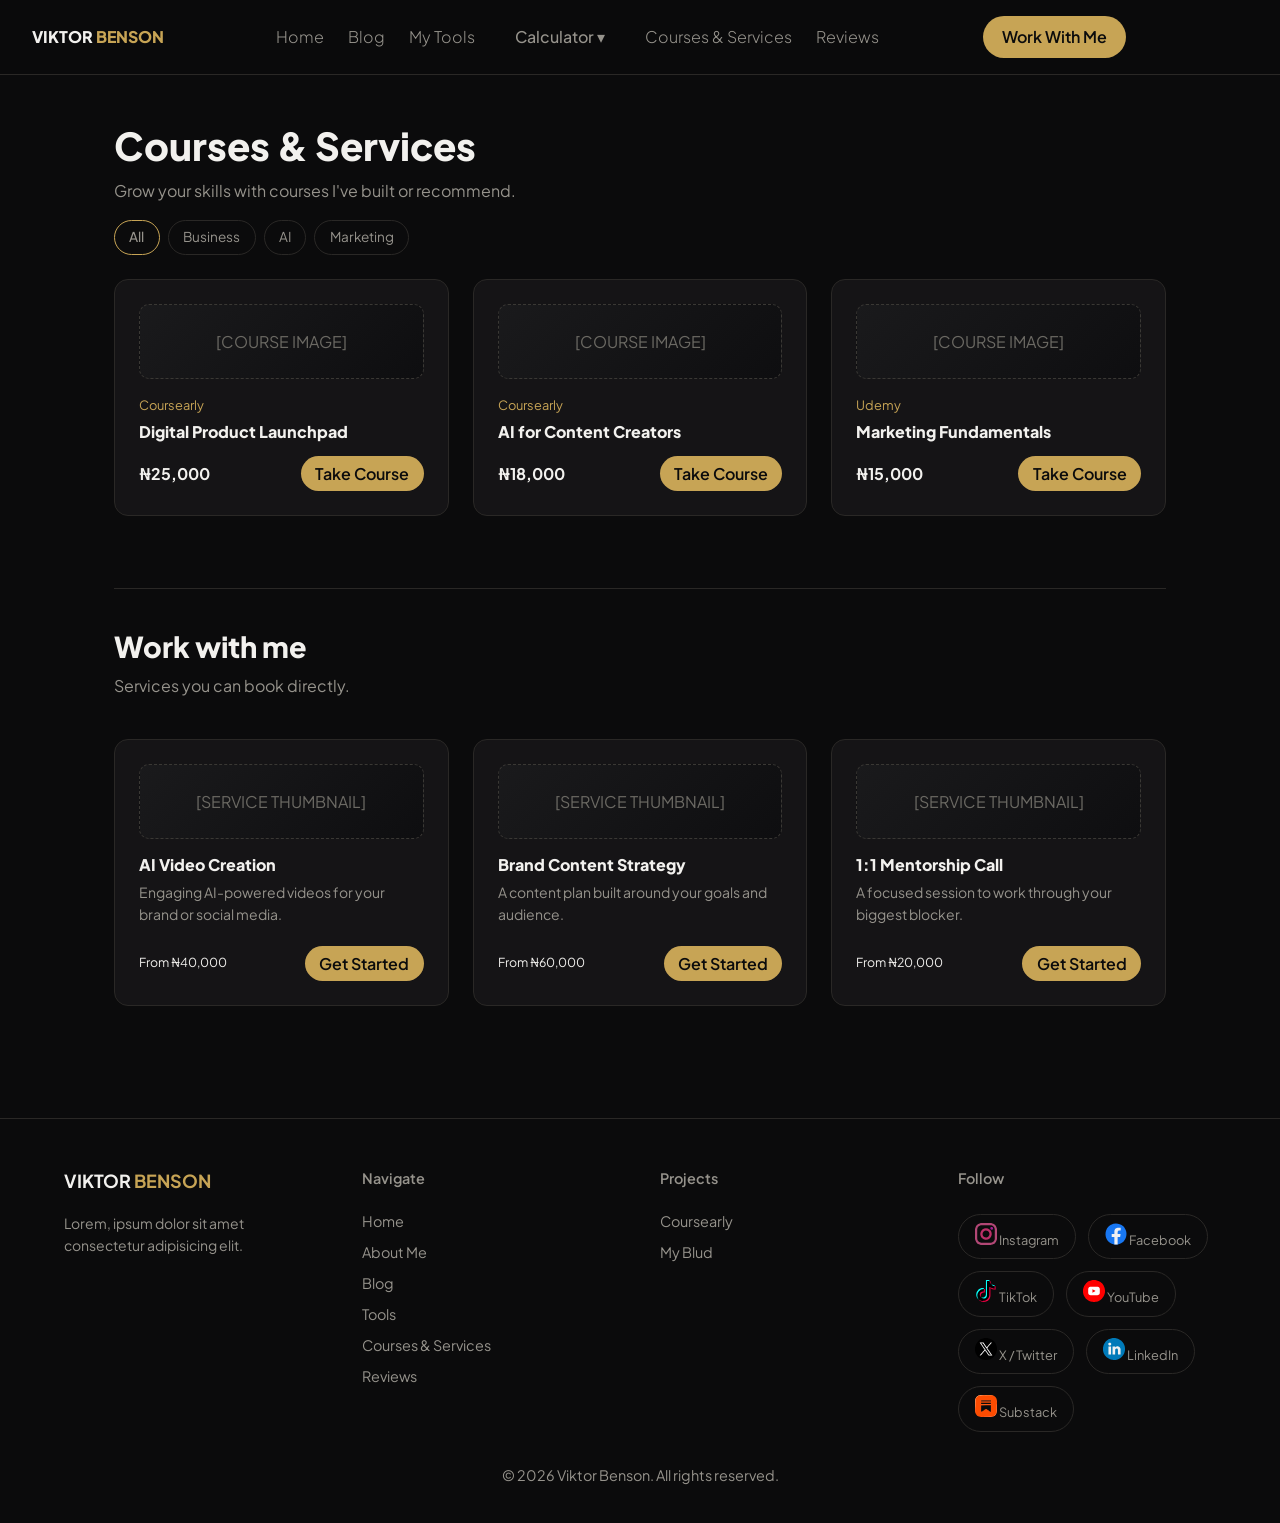
<file: courses-services.html>
<!DOCTYPE html>
<html lang="en">
<head>
    <meta charset="UTF-8">
    <meta name="viewport" content="width=device-width, initial-scale=1.0">
    <link rel="preconnect" href="https://fonts.googleapis.com">
    <link rel="preconnect" href="https://fonts.gstatic.com" crossorigin>
    <link href="https://fonts.googleapis.com/css2?family=Plus+Jakarta+Sans:ital,wght@0,400;0,500;0,600;0,700;0,800;1,500&display=swap" rel="stylesheet">
    <link rel="stylesheet" href="courses.css">
    <title>Viktor Benson</title>
</head>
<body>

   <!-- NAVIGATION -->
      <nav class="site-nav">
  <a href="index.html" class="brand">VIKTOR <span>BENSON</span></a>
 
  <input type="checkbox" id="navToggle" class="nav-toggle">
  <label for="navToggle" class="hamburger" aria-label="Toggle menu">☰</label>
 
  <div class="nav-links">
    <a href="index.html">Home</a>
    <a href="blog.html">Blog</a>
    <a href="mytools.html">My Tools</a>
    <div class="calc-dropdown">
      <input type="checkbox" id="calcToggle" class="calc-toggle">
      <label for="calcToggle" class="calc-trigger">Calculator ▾</label>
      <div class="calc-panel">
        <a href="#" class="calc-menu-item">
          <span class="calc-menu-title">YouTube Money Calculator</span>
          <span class="calc-menu-sub">Estimate earnings from views & RPM</span>
        </a>
        <a href="#" class="calc-menu-item">
          <span class="calc-menu-title">CPA Profit Calculator</span>
          <span class="calc-menu-sub">Estimate profit per CPA offer</span>
        </a>
        <a href="#" class="calc-menu-item">
          <span class="calc-menu-title">Affiliate Marketing Profit Calculator</span>
          <span class="calc-menu-sub">Estimate commission-based earnings</span>
        </a>
        <a href="#" class="calc-menu-item">
          <span class="calc-menu-title">Adsterra & Monetag Traffic Calculator</span>
          <span class="calc-menu-sub">Estimate ad network traffic revenue</span>
        </a>
      </div>
    </div>
    <a href="courses-services.html">Courses & Services</a>
    <a href="reviews.html">Reviews</a>
    <a href="courses-services.html" class="cta">Work With Me</a>
  </div>
</nav>

    <section id="courses">
      <div class="courses-header">
        <h1>Courses & Services</h1>
        <p>Grow your skills with courses I've built or recommend.</p>
       <div class="filter-chips">
          <a href="courses-services.html" class="chip active">All</a>
          <a href="courses-services.html" class="chip">Business</a>
          <a href="courses-services.html" class="chip">AI</a>
          <a href="courses-services.html" class="chip">Marketing</a>
        </div>
      </div>

  <div class="course-grid">
    <article class="course-card">
    <div class="img-placeholder">[COURSE IMAGE]</div>
    <p class="course-platform">Coursearly</p>
    <h3>Digital Product Launchpad</h3>
  <div class="card-footer">
    <span class="price">₦25,000</span>
    <a href="#" class="btn-gold">Take Course</a>
  </div>
  </article>
 
  <article class="course-card">
    <div class="img-placeholder">[COURSE IMAGE]</div>
    <p class="course-platform">Coursearly</p>
    <h3>AI for Content Creators</h3>
  <div class="card-footer">
    <span class="price">₦18,000</span>
    <a href="#" class="btn-gold">Take Course</a>
  </div>
  </article>
 
  <article class="course-card">
    <div class="img-placeholder">[COURSE IMAGE]</div>
    <p class="course-platform">Udemy</p>
    <h3>Marketing Fundamentals</h3>
  <div class="card-footer">
    <span class="price">₦15,000</span>
    <a href="#" class="btn-gold">Take Course</a>
  </div>
  </article>
  </div>
 
   <div class="services-header" id="contact">
    <h2>Work with me</h2>
    <p>Services you can book directly.</p>
   </div>
 
  <div class="service-grid">
      <article class="service-card">
      <div class="img-placeholder">[SERVICE THUMBNAIL]</div>
      <h3>AI Video Creation</h3>
      <p>Engaging AI-powered videos for your brand or social media.</p>
      <div class="card-footer">
        <span class="service-price">From ₦40,000</span>
        <a href="#" class="btn-gold">Get Started</a>
      </div>
    </article>
 
    <article class="service-card">
      <div class="img-placeholder">[SERVICE THUMBNAIL]</div>
      <h3>Brand Content Strategy</h3>
      <p>A content plan built around your goals and audience.</p>
      <div class="card-footer">
        <span class="service-price">From ₦60,000</span>
        <a href="#" class="btn-gold">Get Started</a>
      </div>
    </article>
 
    <article class="service-card">
      <div class="img-placeholder">[SERVICE THUMBNAIL]</div>
      <h3>1:1 Mentorship Call</h3>
      <p>A focused session to work through your biggest blocker.</p>
    <div class="card-footer">
      <span class="service-price">From ₦20,000</span>
      <a href="#" class="btn-gold">Get Started</a>
    </div>
    </article>
  </div>
    
    </section>

  <!-- FOOTER -->
      <footer class="site-footer">
       <div class="footer-grid">
 
    <div class="footer-brand">
      <p class="footer-brand-name">VIKTOR <span>BENSON</span></p>
      <p class="footer-tagline">Lorem, ipsum dolor sit amet consectetur adipisicing elit.</p>
    </div>
 
    <div class="footer-links">
      <p class="footer-heading">Navigate</p>
      <a href="index.html">Home</a>
      <a href="about.html">About Me</a>
      <a href="blog.html">Blog</a>
      <a href="mytools.html">Tools</a>
      <a href="courses-services.html">Courses & Services</a>
      <a href="reviews.html">Reviews</a>
    </div>
 
    <div class="footer-links">
      <p class="footer-heading">Projects</p>
      <a href="www.coursearly.com">Coursearly</a>
      <a href="#">My Blud</a>
    </div>
 
    <div class="footer-social">
      <p class="footer-heading">Follow</p>
        <a href="#" class="social-link"><span><img src="instagram.svg" alt="Instagram"></span> Instagram</a>
        <a href="#" class="social-link"><span><img src="communication.svg" alt="Facebook"></span> Facebook</a>
        <a href="#" class="social-link"><span><img src="tik-tok.svg" alt="TikTok"></span> TikTok</a>
        <a href="#" class="social-link"><span><img src="youtube.svg" alt="YouTube"></span> YouTube</a>
        <a href="#" class="social-link"><span><img src="twitter.svg" alt="X"></span> X / Twitter</a>
        <a href="#" class="social-link"><span><img src="linkedin.svg" alt="X"></span> LinkedIn</a>
        <a href="#" class="social-link"><span><img src="substack.svg" alt="Substack"></span> Substack</a>
    </div>
 
  </div>

     <p class="footer-copyright">© 2026 Viktor Benson. All rights reserved.</p>
      </footer>
    
</body>
</html>
</file>
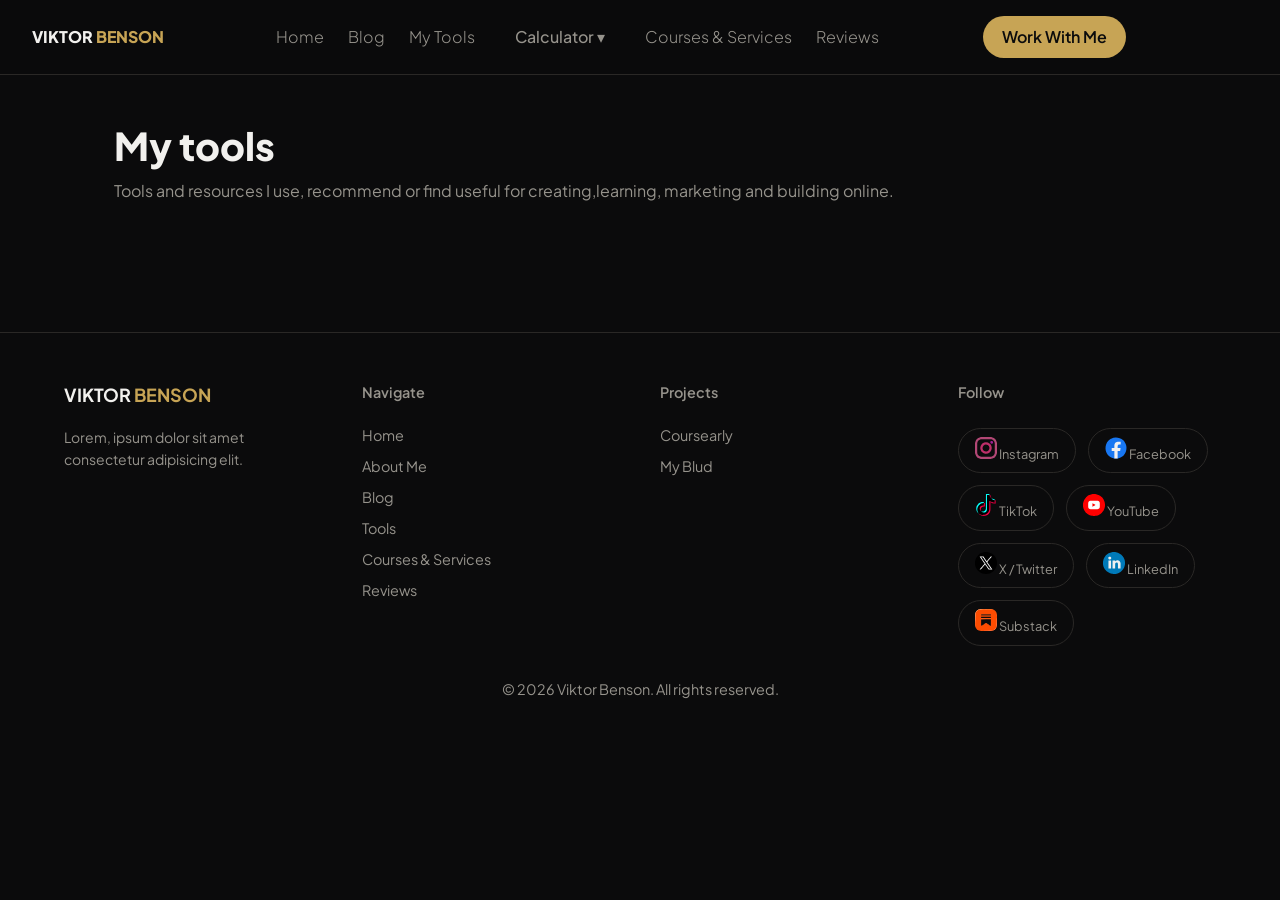
<file: mytools.html>
<!DOCTYPE html>
<html lang="en">
<head>
    <meta charset="UTF-8">
    <meta name="viewport" content="width=device-width, initial-scale=1.0">
    <link rel="preconnect" href="https://fonts.googleapis.com">
    <link rel="preconnect" href="https://fonts.gstatic.com" crossorigin>
    <link href="https://fonts.googleapis.com/css2?family=Plus+Jakarta+Sans:ital,wght@0,400;0,500;0,600;0,700;0,800;1,500&display=swap" rel="stylesheet">
    <link rel="stylesheet" href="mytools.css">
    <title>Viktor Benson</title>
</head>
<body>

     <!-- NAVIGATION -->
      <nav class="site-nav">
  <a href="index.html" class="brand">VIKTOR <span>BENSON</span></a>
 
  <input type="checkbox" id="navToggle" class="nav-toggle">
  <label for="navToggle" class="hamburger" aria-label="Toggle menu">☰</label>
 
  <div class="nav-links">
    <a href="index.html">Home</a>
    <a href="blog.html">Blog</a>
    <a href="mytools.html">My Tools</a>
    <div class="calc-dropdown">
      <input type="checkbox" id="calcToggle" class="calc-toggle">
      <label for="calcToggle" class="calc-trigger">Calculator ▾</label>
      <div class="calc-panel">
        <a href="#" class="calc-menu-item">
          <span class="calc-menu-title">YouTube Money Calculator</span>
          <span class="calc-menu-sub">Estimate earnings from views & RPM</span>
        </a>
        <a href="#" class="calc-menu-item">
          <span class="calc-menu-title">CPA Profit Calculator</span>
          <span class="calc-menu-sub">Estimate profit per CPA offer</span>
        </a>
        <a href="#" class="calc-menu-item">
          <span class="calc-menu-title">Affiliate Marketing Profit Calculator</span>
          <span class="calc-menu-sub">Estimate commission-based earnings</span>
        </a>
        <a href="#" class="calc-menu-item">
          <span class="calc-menu-title">Adsterra & Monetag Traffic Calculator</span>
          <span class="calc-menu-sub">Estimate ad network traffic revenue</span>
        </a>
      </div>
    </div>
    <a href="courses-services.html">Courses & Services</a>
    <a href="reviews.html">Reviews</a>
    <a href="courses-services.html" class="cta">Work With Me</a>
  </div>
</nav>

    <section id="tools">
        <div class="tools-header">
            <h1>My tools</h1>
            <p>Tools and resources I use, recommend or find useful for creating,learning, marketing and building online.</p>
        </div>

    </section>

 <!-- FOOTER -->
      <footer class="site-footer">
       <div class="footer-grid">
 
    <div class="footer-brand">
      <p class="footer-brand-name">VIKTOR <span>BENSON</span></p>
      <p class="footer-tagline">Lorem, ipsum dolor sit amet consectetur adipisicing elit.</p>
    </div>
 
    <div class="footer-links">
      <p class="footer-heading">Navigate</p>
      <a href="index.html">Home</a>
      <a href="about.html">About Me</a>
      <a href="blog.html">Blog</a>
      <a href="mytools.html">Tools</a>
      <a href="courses-services.html">Courses & Services</a>
      <a href="reviews.html">Reviews</a>
    </div>
 
    <div class="footer-links">
      <p class="footer-heading">Projects</p>
      <a href="www.coursearly.com">Coursearly</a>
      <a href="#">My Blud</a>
    </div>
 
    <div class="footer-social">
      <p class="footer-heading">Follow</p>
        <a href="#" class="social-link"><span><img src="instagram.svg" alt="Instagram"></span> Instagram</a>
        <a href="#" class="social-link"><span><img src="communication.svg" alt="Facebook"></span> Facebook</a>
        <a href="#" class="social-link"><span><img src="tik-tok.svg" alt="TikTok"></span> TikTok</a>
        <a href="#" class="social-link"><span><img src="youtube.svg" alt="YouTube"></span> YouTube</a>
        <a href="#" class="social-link"><span><img src="twitter.svg" alt="X"></span> X / Twitter</a>
        <a href="#" class="social-link"><span><img src="linkedin.svg" alt="X"></span> LinkedIn</a>
        <a href="#" class="social-link"><span><img src="substack.svg" alt="Substack"></span> Substack</a>
    </div>
 
  </div>

     <p class="footer-copyright">© 2026 Viktor Benson. All rights reserved.</p>
      </footer>
    
</body>
</html>
</file>
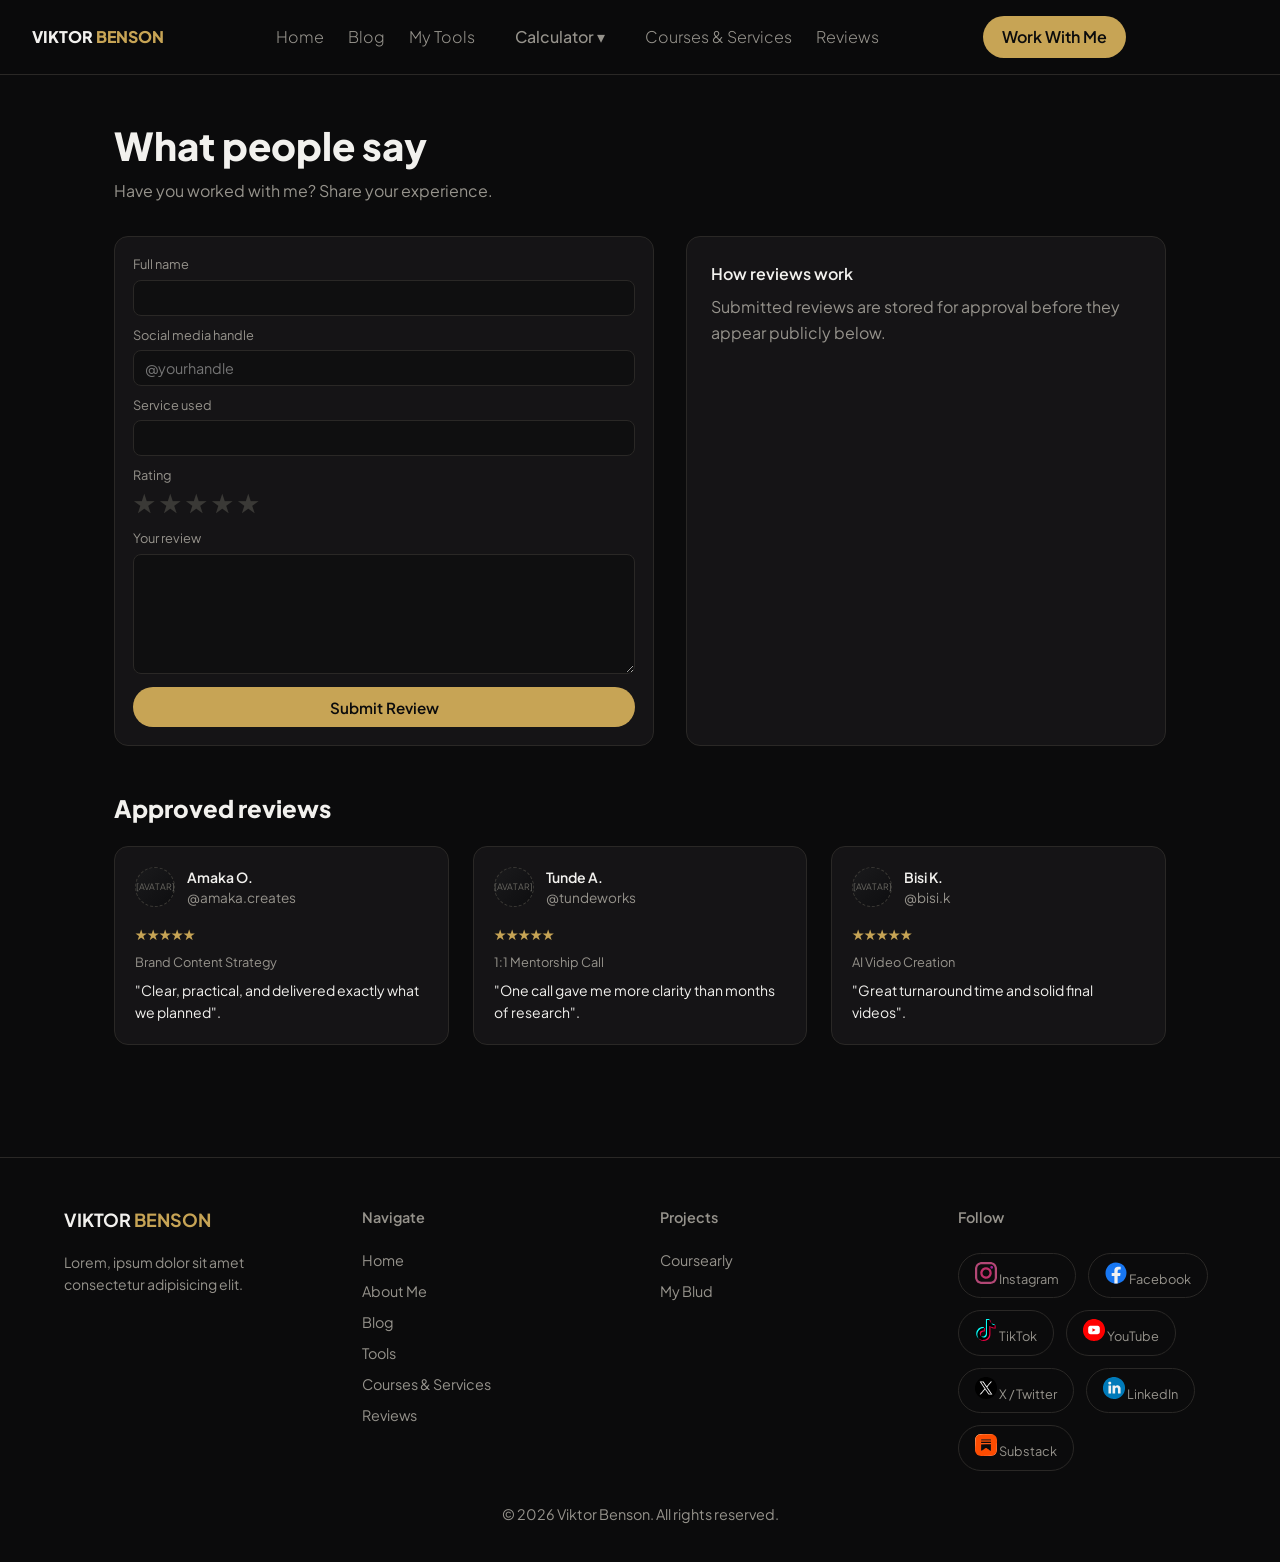
<file: reviews.html>
<!DOCTYPE html>
<html lang="en">
<head>
    <meta charset="UTF-8">
    <meta name="viewport" content="width=device-width, initial-scale=1.0">
    <link rel="preconnect" href="https://fonts.googleapis.com">
    <link rel="preconnect" href="https://fonts.gstatic.com" crossorigin>
    <link href="https://fonts.googleapis.com/css2?family=Plus+Jakarta+Sans:ital,wght@0,400;0,500;0,600;0,700;0,800;1,500&display=swap" rel="stylesheet">
    <link rel="stylesheet" href="reviews.css">
    <title>Viktor Benson</title>
</head>
<body>

    <!-- NAVIGATION -->
      <nav class="site-nav">
  <a href="index.html" class="brand">VIKTOR <span>BENSON</span></a>
 
  <input type="checkbox" id="navToggle" class="nav-toggle">
  <label for="navToggle" class="hamburger" aria-label="Toggle menu">☰</label>
 
  <div class="nav-links">
    <a href="index.html">Home</a>
    <a href="blog.html">Blog</a>
    <a href="mytools.html">My Tools</a>
    <div class="calc-dropdown">
      <input type="checkbox" id="calcToggle" class="calc-toggle">
      <label for="calcToggle" class="calc-trigger">Calculator ▾</label>
      <div class="calc-panel">
        <a href="#" class="calc-menu-item">
          <span class="calc-menu-title">YouTube Money Calculator</span>
          <span class="calc-menu-sub">Estimate earnings from views & RPM</span>
        </a>
        <a href="#" class="calc-menu-item">
          <span class="calc-menu-title">CPA Profit Calculator</span>
          <span class="calc-menu-sub">Estimate profit per CPA offer</span>
        </a>
        <a href="#" class="calc-menu-item">
          <span class="calc-menu-title">Affiliate Marketing Profit Calculator</span>
          <span class="calc-menu-sub">Estimate commission-based earnings</span>
        </a>
        <a href="#" class="calc-menu-item">
          <span class="calc-menu-title">Adsterra & Monetag Traffic Calculator</span>
          <span class="calc-menu-sub">Estimate ad network traffic revenue</span>
        </a>
      </div>
    </div>
    <a href="courses-services.html">Courses & Services</a>
    <a href="reviews.html">Reviews</a>
    <a href="courses-services.html" class="cta">Work With Me</a>
  </div>
</nav>

    <section id="reviews">
    <div class="reviews-header">
        <h1>What people say</h1>
        <p>Have you worked with me? Share your experience.</p>
    </div>

    <div class="review-form-wrap">
        <form class="review-form">
            <label>Full name</label>
            <input required name="name">

            <label>Social media handle</label>
            <input name="handle" placeholder="@yourhandle">

            <label>Service used</label>
            <input required name="service">

            <label>Rating</label>
              <div class="star-picker" id="starPicker">
                <span class="star" data-value="1">★</span>
                <span class="star" data-value="2">★</span>
                <span class="star" data-value="3">★</span>
                <span class="star" data-value="4">★</span>
                <span class="star" data-value="5">★</span>
            </div>
            <input type="hidden" name="rating" id="ratingInput">

            <label>Your review</label>
            <textarea required name="review" rows="4"></textarea>

            <button type="submit">Submit Review</button>
        </form>

        <div class="how-it-works" tabindex="0">
            <p class="label">How reviews work</p>
            <p>Submitted reviews are stored for approval before they appear publicly below.</p>
            <!-- [Connect a database later to persist and moderate submissions.] -->
        </div>
    </div>

   <h2>Approved reviews</h2>
   <div class="review-grid">
    <article class="review-card" tabindex="0">
        <div class="avatar-placeholder">[AVATAR]</div>
        <p class="reviewer-name">Amaka O.</p>
        <p class="reviewer-handle">@amaka.creates</p>
        <p class="stars">★★★★★</p>
        <p class="reviewed-service">Brand Content Strategy</p>
        <p class="review-text">"Clear, practical, and delivered exactly what we planned".</p>
    </article>

    <article class="review-card" tabindex="0">
        <div class="avatar-placeholder">[AVATAR]</div>
        <p class="reviewer-name">Tunde A.</p>
        <p class="reviewer-handle">@tundeworks</p>
        <p class="stars">★★★★★</p>
        <p class="reviewed-service">1:1 Mentorship Call</p>
        <p class="review-text">"One call gave me more clarity than months of research".</p>
    </article>

    <article class="review-card" tabindex="0">
        <div class="avatar-placeholder">[AVATAR]</div>
        <p class="reviewer-name">Bisi K.</p>
        <p class="reviewer-handle">@bisi.k</p>
        <p class="stars">★★★★★</p>
        <p class="reviewed-service">AI Video Creation</p>
        <p class="review-text">"Great turnaround time and solid final videos".</p>
    </article>
  </div>
    
    </section>

   <!-- FOOTER -->
      <footer class="site-footer">
       <div class="footer-grid">
 
    <div class="footer-brand">
      <p class="footer-brand-name">VIKTOR <span>BENSON</span></p>
      <p class="footer-tagline">Lorem, ipsum dolor sit amet consectetur adipisicing elit.</p>
    </div>
 
    <div class="footer-links">
      <p class="footer-heading">Navigate</p>
      <a href="index.html">Home</a>
      <a href="about.html">About Me</a>
      <a href="blog.html">Blog</a>
      <a href="mytools.html">Tools</a>
      <a href="courses-services.html">Courses & Services</a>
      <a href="reviews.html">Reviews</a>
    </div>
 
    <div class="footer-links">
      <p class="footer-heading">Projects</p>
      <a href="www.coursearly.com">Coursearly</a>
      <a href="#">My Blud</a>
    </div>
 
    <div class="footer-social">
      <p class="footer-heading">Follow</p>
        <a href="#" class="social-link"><span><img src="instagram.svg" alt="Instagram"></span> Instagram</a>
        <a href="#" class="social-link"><span><img src="communication.svg" alt="Facebook"></span> Facebook</a>
        <a href="#" class="social-link"><span><img src="tik-tok.svg" alt="TikTok"></span> TikTok</a>
        <a href="#" class="social-link"><span><img src="youtube.svg" alt="YouTube"></span> YouTube</a>
        <a href="#" class="social-link"><span><img src="twitter.svg" alt="X"></span> X / Twitter</a>
        <a href="#" class="social-link"><span><img src="linkedin.svg" alt="X"></span> LinkedIn</a>
        <a href="#" class="social-link"><span><img src="substack.svg" alt="Substack"></span> Substack</a>
    </div>
 
  </div>

     <p class="footer-copyright">© 2026 Viktor Benson. All rights reserved.</p>
      </footer>

<script>
    (function(){
    var picker = document.getElementById('starPicker');
    var stars  = picker.querySelectorAll('.star');
    var input  = document.getElementById('ratingInput');
    var msg    = document.getElementById('reviewMsg');
    var rating = 0;
 
    // light up every star up to n, using the given class ('on' = chosen, 'hover' = preview)
    function paint(n, cls){
        stars.forEach(function(s){
            s.classList.toggle(cls, Number(s.dataset.value) <= n);
        });
    }
 
    stars.forEach(function(s){
        s.addEventListener('click', function(){
            rating = Number(s.dataset.value);
            input.value = rating;
            paint(rating, 'on');
        });
        s.addEventListener('mouseenter', function(){
            paint(Number(s.dataset.value), 'hover');
        });
    });
    picker.addEventListener('mouseleave', function(){ paint(0, 'hover'); });
 
    document.querySelector('.review-form').addEventListener('submit', function(e){
        e.preventDefault();
        if(!rating){
            msg.style.color = '#E07A5F';
            msg.textContent = 'Please select a star rating.';
            return;
        }
        msg.style.color = 'var(--gold)';
        msg.textContent = 'Thanks! Your review has been submitted and is pending approval.';
        e.target.reset();
        rating = 0;
        input.value = '';
        paint(0, 'on');
    });
})();
</script>
    
</body>
</html>
</file>
<file: index.css>
/* ===================== INDEX.CSS - Home page only
Classes used: .site-nav,.site-footer (shared shell), .hero, -newsletter,.projects/.project-card,.social
============================================ */

:root{
  --bg:#0B0B0C;
  --card:#151416;
  --border:#2A2826;
  --text:#F2F1EE;
  --sub:#96938C;
  --gold:#C7A455;
}

*{ box-sizing: border-box;}

body{
    margin: 0; 
    background: var(--bg);
    color: var(--text);
    font-family: 'Plus Jakarta Sans', ui-sans-serif, system-ui,sans-serif;
    line-height: 1.6;
}

h1,h2,h3{ font-weight: 800; line-height: 1.2; margin: 0 0 .6rem;}
h1{ font-size: 2.4rem;}
h2{ font-size: 1.8rem;}
h3{ font-size: 1.2rem;}
p{ margin: 0 0 1rem; color: var(--sub);}
a{ color: var(--gold); text-decoration: none;}
a:hover{ text-decoration: none;}
.serif-accent{ font-style: italic; color: var(--gold);}

/* ---------- NAV (Shared shell, duplicated per page) ---------- */
.site-nav{
    position: sticky;
    top: 0;
    z-index: 50;
    display: flex;
    flex-wrap: wrap;
    align-items: center;
    gap: 2rem;
    padding: 1rem 2rem;
    background: rgba(11, 11, 12, .9);
    backdrop-filter: blur(10px);
    border-bottom: 1px solid var(--border);
}
.nav-inner{
    max-width: 1500px;
    margin: 0 auto;
    display: flex;
    flex-wrap: wrap;
    align-items: center;
    gap: 2rem;
    padding: 1rem 1.5rem;
}
.site-nav a{
    color: var(--sub); 
    font-weight: 300;
    border-radius: 999px;
    transition: background .2s ease, color .2s ease;
}

.site-nav a:hover {
    color: var(--text);
    text-decoration: none;
}
.site-nav .brand{ color: var(--text); font-weight: 800; margin-right: 5rem; text-decoration: none;}
.site-nav .brand span{ color: var(--gold);}
.site-nav .cta{
    margin-left: 5rem;
    background: var(--gold);
    color: #0B0B0C;
    padding: .5rem 1.2rem;
    border-radius: 999px;
    font-weight: 600;
}

.site-nav .cta:hover{
    background: #D8B76A;
    color: #0B0B0C;
}

/* ---------- CALCULATOR DROPDOWN */
.calc-dropdown{
    position: relative;
    display: inline-flex;
    align-items: center;
}
.calc-toggle{ display: none;}
.calc-trigger{
    cursor: pointer;
    color: var(--sub);
    font-weight: 500;
    padding: .5rem 1rem;
    border-radius: 999px;
    transition: background .2s ease, color .2s ease; user-select: none;
}
.site-nav .calc-trigger:hover{
    color: var(--sub);
    background: none;
}
.calc-panel{
    position: fixed;
    top:4.2rem;
    left: 50%;
    transform: translateX(-50%);
    width: 260px;
    background: var(--card);
    border: 1px solid var(--border);
    border-radius: 14px;
    padding: .5rem;
    box-shadow: 0 12px 30px rgba(0, 0, 0, .5);
    display: none;
    z-index: 60;
}
.calc-toggle:checked ~ .calc-panel{ display: block;}
.calc-menu-item{
    display: flex;
    flex-direction: column;
    gap: .15rem;
    padding: .7rem .8rem;
    border: 1px solid transparent;
    text-decoration: none;
}

.calc-menu-title{ display: block; color: var(--text); font-weight: 600; font-size: .9rem;}
.calc-menu-title:hover{ color: var(--gold);} 
.calc-menu-sub{ display: block; color: var(--sub); font-size: .78rem;}

/* ---------- PAGE WRAPPER ---------- */
#home{
    max-width: 1100px;
    margin: 0 auto;
    padding: 3rem 1.5rem;
    display: flex;
    flex-direction: column;
    gap: 3rem;
}

/* ---------- HERO ---------- */
.hero{
    position: relative;
    z-index: 0;
    display: flex;
    flex-wrap: wrap;
    gap: 2rem;
    align-items: center;
    margin-bottom: 4rem;
}
.hero::after{
    content: '';
    position: absolute;
    right: 0;
    bottom: -70px;
    width: 45%;
    max-width: 420px;
    height: 220px;
    background: radial-gradient(ellipse at center, rgba(199, 164, 85, .4), transparent 70%);
    z-index: -1;
    pointer-events: none;
}
.hero-text{ flex: 1.15; min-width: 260px; order: 1;}
.hero-text h1{ font-size: 2.75rem; line-height: 1.15;}
.hero-text p:first-child{ font-size: 1rem;}
.hero-text p{ font-size: 1.05rem; max-width: 34rem;}

@media (max-width: 900px){
    .hero{ flex-direction: column;}
    .hero-text{ flex-basis: 100%; width: 100%}
    .photo-placeholder{ flex-basis: 100%; width: 100%;}
}

.hero .photo-placeholder{
    flex: 0.85;
    min-width: 220px;
    max-width: 420px;
    aspect-ratio: 4/5;
    order: 2;
    display: flex;
    align-items: center;
    justify-content: center;
    background: linear-gradient(135deg, #1A1A1C, #0E0E10);
    border: 1px dashed #3A3834;
    color: #6B6963;
    border-radius: 16px;
    box-shadow: 0 50px -20px rgba(199, 164, 85, .45), 0 25px -15px rgba(199, 164, 85, .3);
}
.hero-actions{
    display: flex;
    flex-wrap: wrap;
    gap: 1rem;
}
.hero-actions a{
    display: inline-block;
    padding: .75rem 1.4rem;
    border-radius: 999px;
    font-weight: 600;
}

.hero .btn-gold{ background: var(--gold); color: #0B0B0C;}
.hero .btn-gold:hover{ background: #D8B76A; color: #0B0B0C;}
.hero .btn-ghost{ border: 1px solid #FFFFFF33; color: var(--text);}
.hero .btn-ghost:hover{ border-color: var(--gold); color: var(--gold); text-decoration: none;}

/* ---------- ABOUT ---------- */
.about-preview{
   max-width: 1100px;
   margin: 0 auto;
   padding: 4rem 1.5rem;
   border-top: 1px solid var(--border);
}
.about-card{
    background: var(--card);
    border: 1px solid var(--border);
    border-radius: 14px;
    padding: 2rem;
    max-width: 48rem;
}
.about-card:hover{
    border-color: var(--gold);
}
.about-card h2{ font-size: 1.875rem; margin-bottom: 1.25rem;}
.about-card p{ margin-bottom: 1rem;}
.about-card .btn-ghost{
    display: inline-block;
    margin-top: 5rem;
    border: 1px solid #FFFFFF33;
    color: var(--text);
    padding: .75rem 1.4rem;
    border-radius: 999px;
    font-weight: 600;
}
.about-card .btn-ghost:hover{
    border-color: var(--gold);
    color: var(--gold);
    text-decoration: none;
}

.pull-quote{
    border-left: 3px solid var(--gold);
    padding-left: 1rem;
    margin: 1.5rem 0;
    font-weight: 700;
    font-size: 1.1rem;
    color: var(--text);
}
.pull-quote-hero{
    border: 1px solid var(--border);
    border-radius: 14px;
    background: var(--bg, #111113);
    text-align: center;
    padding: 1.5rem;
    margin: 1.5rem 0;
    font-weight: 700;
    font-size: 1.4rem;
    color: var(--gold);
}

/* ---------- NEWSLETTER ---------- */
.newsletter{
    background: var(--card);
    border: 1px solid var(--border);
    border-radius: 14px;
    padding: 2.5rem ;
    text-align: center;
    transition: border-color .2s ease;
    margin-bottom: 4rem;
}
.newsletter:hover{
    border-color: var(--gold);
}
.newsletter form{
    display: flex;
    flex-wrap: wrap;
    gap: .8rem;
    justify-content: center;
    max-width: 420px;
    margin: 0 auto;
}
.newsletter input{
    flex: 1;
    min-width: 200px;
    background: #0F0F10;
    border: 1px solid var(--border);
    color: var(--text);
    border-radius: 10px;
    padding: .75rem 1rem;
    font-size: 1rem;
}
.newsletter input:focus{ outline: none; border-color: var(--gold);}
.newsletter button{
    background: var(--gold);
    color: #0B0B0C;
    border: none;
    font-weight: 600;
    padding: .75rem 1.4rem;
    border-radius: 999px;
    cursor: pointer;
}
.newsletter button:hover{ background: #D8B76A;}

/* ---------- PROJECTS ---------- */
.projects{
    border-top: 1px solid var(--border);
    padding-top: 2.5rem;
    display: flex;
    flex-wrap: wrap;
    gap: 1.5rem;
    margin-bottom: 3rem;
}
.projects h2{ flex: 1 1 100%;}
.project-card{
    flex: 1 1 100%;
    background: var(--card);
    border: 1px solid var(--border);
    border-radius: 14px;
    padding: 1.5rem;
}

.project-card{ transition: border-color .2s ease;}
.project-card:hover{ border-color: var(--gold);}

.project-card .logo-placeholder{
    width: 56px;
    height: 56px;
    display: flex;
    align-items: center;
    justify-content: center;
    background: linear-gradient(135deg, #1A1A1C, #0E0E10);
    border: 1px dashed #3A3834;
    color: #6B6963;
    font-size: .7rem;
    border-radius: 10px;
    margin-bottom: 1rem;
}

.project-card a{
    display: inline-block;
    padding: .75rem 1.4rem;
    border: 1px solid #FFFFFF33;
    border-radius: 999px;
    color: var(--text);
    font-weight: 600;
}

.project-card a:hover{
    border-color: var(--gold);
    color: var(--gold);
    text-decoration: none;
}

/* ---------- SOCIAL ---------- */
.social{
    border-top: 1px solid var(--border);
    padding-top: 2.5rem;
    margin-bottom: 4rem;
}
.social a{
    display: inline-block;
    border: 1px solid var(--border);
    color: var(--sub);
    font-weight: 500;
    font-size: .85rem;
    padding: .4rem 1rem;
    border-radius: 999px;
    margin: 0 .5rem .5rem 0;
}
.social-link{
    display: block;
    align-items: center;
}
.social a:hover{ border-color: var(--gold); color: var(--gold); text-decoration: none;}

/* ---------- HAMBURGER + NAV-LINKS WRAPPER ---------- */
.nav-toggle{ display: none;}
.hamburger{
    display: none;
    cursor: pointer;
    font-size: 1.4rem;
    color: var(--text);
    margin-left: auto;
    padding: .25rem .5rem;
    border-radius: 8px;
}
.hamburger:hover{ background: var(--border);}
.nav-links{
    display: flex;
    flex-wrap: wrap;
    align-items: center;
    gap: 1.5rem;
}
 
/* ---------- FOOTER (shared shell, duplicated per page) */
.site-footer{
    border-top: 1px solid var(--border);
    padding: 3rem 1.5rem 1.25rem;
    font-size: .9rem;
    display: flex;
    flex-direction: column;
    margin-top: 4rem;
}
.site-footer > p:last-child,
.footer-copyright{
    display: block;
    width: 100%;
    text-align: center;
    color: var(--sub);
    margin-top: 2rem;
}

.footer-grid{
    max-width: 72rem;
    margin: 0 auto;
    display: grid;
    grid-template-columns: 1fr;
    gap: 2.5rem;
}

@media (min-width: 768px){
    .footer-grid{ grid-template-columns: repeat(4, 1fr);}
}

.footer-brand-name{ color: var(--text);}

.footer-brand{ font-weight: 700; font-size: 1.125rem; margin: 0 0 .5rem; text-align: left;}
.footer-brand span{ color: var(--gold);}
.footer-tagline{ font-size: .875rem; font-weight: 400; color: var(--sub); margin-top: 0; text-align: left;}

.footer-heading{ font-weight: 600; margin-bottom: .75rem; width: 100%;}

.footer-links{
    display: flex;
    flex-direction: column;
    gap: .5rem;
    color: var(--sub);
}
.footer-links a{ color: inherit;}
.footer-links a:hover{ color: var(--text)}

.footer-social{
    display: flex;
    flex-wrap: wrap;
    gap: .75rem;
}
.footer-social a{
    font-size: .8rem;
    color: var(--sub);
    border: 1px solid var(--border);
    border-radius: 999px;
    padding: .5rem 1rem;
}
.footer-social a:hover{ color: var(--text); border-color: var(--gold); }

img{
    display: inline-flex;
    width: 22px;
    height: 22px;
    align-items: center;
    justify-content: center;
    flex-shrink: 0;
    border: 1px;
    border-radius: 6px;
}

/* ---------- RESPONSIVE --------- */

@media (max-width: 900px){
  .hamburger{ display:block; }
  .nav-links{
    display:none; flex-direction:column; align-items:flex-start;
    width:100%; gap:.4rem; margin-top:1rem;
  }
  .nav-toggle:checked ~ .nav-links{ display:flex; }
  .nav-links .cta{ margin-top:.5rem; }
  .calc-dropdown{ display: flex; flex-direction: column; align-items: flex-start; width:100%; }
  .calc-panel{ position:static; margin-top:.4rem; width:100%; box-shadow:none; left: auto; transform: none; }
}
 
@media (max-width: 700px){
  .footer-grid{ grid-template-columns:repeat(2, 1fr); }
}
</file>
<file: about.css>
/* ==================== ABOUT.CSS ============== */

:root{
--bg:#0B0B0C;
--card:#151416;
--border:#2A2826;
--text:#F2F1EE;
--sub:#96938C;
--gold:#C7A455;
}

*{ box-sizing: border-box;}

body{
    margin: 0; 
    background: var(--bg);
    color: var(--text);
    font-family: 'Plus Jakarta Sans', ui-sans-serif, system-ui,sans-serif;
    line-height: 1.6;
}

h1,h2,h3{ font-weight: 800; line-height: 1.2; margin: 0 0 .6rem;}
h1{ font-size: 2.4rem;}
h2{ font-size: 1.8rem;}
h3{ font-size: 1.2rem;}
p{ margin: 0 0 1rem; color: var(--sub);}
a{ color: var(--gold); text-decoration: none;}
a:hover{ text-decoration: none;}

/* ---------- NAV (Shared shell, duplicated per page) ---------- */
.site-nav{
    position: sticky;
    top: 0;
    z-index: 50;
    display: flex;
    flex-wrap: wrap;
    align-items: center;
    gap: 2rem;
    padding: 1rem 2rem;
    background: rgba(11, 11, 12, .9);
    backdrop-filter: blur(10px);
    border-bottom: 1px solid var(--border);
}
.nav-inner{
    max-width: 1500px;
    margin: 0 auto;
    display: flex;
    flex-wrap: wrap;
    align-items: center;
    gap: 2rem;
    padding: 1rem 1.5rem;
}
.site-nav a{
    color: var(--sub); 
    font-weight: 300;
    border-radius: 999px;
    transition: background .2s ease, color .2s ease;
}

.site-nav a:hover {
    color: var(--text);
    text-decoration: none;
}
.site-nav .brand{ color: var(--text); font-weight: 800; margin-right: 5rem; text-decoration: none;}
.site-nav .brand span{ color: var(--gold);}
.site-nav .cta{
    margin-left: 5rem;
    background: var(--gold);
    color: #0B0B0C;
    padding: .5rem 1.2rem;
    border-radius: 999px;
    font-weight: 600;
}

.site-nav .cta:hover{
    background: #D8B76A;
    color: #0B0B0C;
}

/* ---------- CALCULATOR DROPDOWN */
.calc-dropdown{
    position: relative;
    display: inline-flex;
    align-items: center;
}
.calc-toggle{ display: none;}
.calc-trigger{
    cursor: pointer;
    color: var(--sub);
    font-weight: 500;
    padding: .5rem 1rem;
    border-radius: 999px;
    transition: background .2s ease, color .2s ease; user-select: none;
}
.calc-panel{
    position: fixed;
    top:4.2rem;
    left: 50%;
    transform: translateX(-50%);
    width: 260px;
    background: var(--card);
    border: 1px solid var(--border);
    border-radius: 14px;
    padding: .5rem;
    box-shadow: 0 12px 30px rgba(0, 0, 0, .5);
    display: none;
    z-index: 60;
}
.calc-toggle:checked ~ .calc-panel{ display: block;}
.calc-menu-item{
    display: flex;
    flex-direction: column;
    gap: .15rem;
    padding: .7rem .8rem;
    border: 1px solid transparent;
    text-decoration: none;
}

.calc-menu-title{ display: block; color: var(--text); font-weight: 600; font-size: .9rem;}
.calc-menu-title:hover{ color: var(--gold);}
.calc-menu-sub{ display: block; color: var(--sub); font-size: .78rem;}


/* ---------- PAGE WRAPPER --------- */
.about-page{
    max-width: 760px;
    margin: 0 auto;
    padding: 3.5rem 1.5rem 4rem;
}

/* --------- HEADER --------- */
.about-header{
    margin-bottom: 2.5rem;
}
.about-header .about-intro{
    font-size: 1.1rem;
    color: var(--text);
    max-width: 42rem;
}

/* ---------- STATS STRIP --------- */
.about-stats{
    display: flex;
    flex-wrap: wrap;
    gap: 1.5rem;
    border-top: 1px solid var(--border);
    padding: 1.75rem 0;
    margin-bottom: 3rem;
}
.stat{
    flex: 1 1 160px;
}
.stat-num{
    display: block;
    font-size: 1.7rem;
    font-weight: 800;
    color: var(--gold);
}
.stat-label{
    display: block;
    font-size: .85rem;
    color: var(--sub);
    margin-top: .25rem;
}

/* ---------- CONTENT ---------- */
.about-content{
    position: relative;
    display: grid;
    grid-template-columns: 2.75rem 1fr;
    column-gap: 1.25rem;
    margin-bottom: 4rem;
}
.about-content::before{
    content: '';
    position: absolute;
    left: 1.3rem;
    top: .5rem;
    bottom: .5rem;
    width: 1px;
    background: var(--border);
}
.about-content{ counter-reset: chapter;}
.about-content h2{
    grid-column: 1 / -1;
    display: grid;
    grid-template-columns: 2.75rem 1fr;
    column-gap: 1.25rem;
    align-items: baseline;
    counter-increment: chapter;
    margin-top: 2.75rem;
    font-size: 1.35rem;
    position: relative;
    z-index: 1;
}
.about-content h2:first-of-type{ margin-top: 0;}
.about-content h2::before{
    content: counter(chapter, decimal-leading-zero);
    grid-column: 1;
    color: var(--gold);
    font-size: .95rem;
    font-weight: 700;
    background: var(--bg);
}
.about-content h2 span{ grid-column: 2;}
.about-content p{ grid-column: 2; font-size: 1.02rem;}

.pull-quote{
    font-size: 1.2rem;
    font-weight: 700;
    color: var(--text);
    border-left: 3px solid var(--gold);
    padding-left: 1.1rem;
    margin: 1.5rem 0;
}
.pull-quote-hero{
    grid-column: 1 / -1;
    border-left: none;
    padding: 2rem 1.5rem;
    margin: 2rem 0;
    text-align: center;
    font-size: 1.8rem;
    color: var(--gold);
    background: var(--card);
    border: 1px solid var(--border);
    border-radius: 14px;
}

/* ---------- CTA ---------- */
.about-cta{
    background: var(--card);
    border: 1px solid var(--border);
    border-radius: 14px;
    padding: 2.5rem;
    text-align: center;
    margin-top: 3rem;
    transition: border-color .2s ease;
}
.about-cta:hover{ border-color: var(--gold);} 
.about-cta-form{
    display: flex;
    flex-wrap: wrap;
    gap: .8rem;
    justify-content: center;
    max-width: 420px;
    margin: .5rem auto 0;
}
.about-cta-form input{
    flex: 1;
    min-width: 200px;
    background: #0F0F10;
    border: 1px solid var(--border);
    color: var(--text);
    border-radius: 10px;
    padding: .75rem 1rem;
    font-size: 1rem;
}
.about-cta-form input:focus{ outline: none; border-color: var(--gold);}
.about-cta-form button{
    background: var(--gold);
    color: #0B0B0C;
    border: none;
    font-weight: 600;
    padding: .75rem 1.4rem;
    border-radius: 999px;
    cursor: pointer;
}
.about-cta-form button:hover{ background: #D8B76A;}

/* ---------- HAMBURGER + NAV-LINKS WRAPPER ---------- */
.nav-toggle{ display: none;}
.hamburger{
    display: none;
    cursor: pointer;
    font-size: 1.4rem;
    color: var(--text);
    margin-left: auto;
    padding: .25rem .5rem;
    border-radius: 8px;
}
.hamburger:hover{ background: var(--border);}
.nav-links{
    display: flex;
    flex-wrap: wrap;
    align-items: center;
    gap: 1.5rem;
}

/* ---------- FOOTER ---------- */
.site-footer{
    border-top: 1px solid var(--border);
    padding: 3rem 1.5rem 1.25rem;
    font-size: .9rem;
    display: flex;
    flex-direction: column;
    margin-top: 4rem;
}
.site-footer > p:last-child,
.footer-copyright{
    display: block;
    width: 100%;
    text-align: center;
    color: var(--sub);
    margin-top: 2rem;
}

.footer-grid{
    max-width: 72rem;
    margin: 0 auto;
    display: grid;
    grid-template-columns: 1fr;
    gap: 2.5rem;
}

@media (min-width: 768px){
    .footer-grid{ grid-template-columns: repeat(4, 1fr);}
}

.footer-brand{ font-weight: 700; font-size: 1.125rem; margin: 0 0 .5rem; text-align: left;}
.footer-brand span{ color: var(--gold);}
.footer-tagline{ font-size: .875rem; font-weight: 400; color: var(--sub); margin-top: 0; text-align: left;}

.footer-heading{ font-weight: 600; margin-bottom: .75rem; width: 100%;}

.footer-links{
    display: flex;
    flex-direction: column;
    gap: .5rem;
    color: var(--sub);
}
.footer-links a{ color: inherit;}
.footer-links a:hover{ color: var(--text)}

.footer-social{
    display: flex;
    flex-wrap: wrap;
    gap: .75rem;
}
.footer-social a{
    font-size: .8rem;
    color: var(--sub);
    border: 1px solid var(--border);
    border-radius: 999px;
    padding: .5rem 1rem;
}
.footer-social a:hover{ color: var(--text); border-color: var(--gold); }

/* ---------- RESPONSIVE --------- */

@media (max-width: 900px){
  .hamburger{ display:block; }
  .nav-links{
    display:none; flex-direction:column; align-items:flex-start;
    width:100%; gap:.4rem; margin-top:1rem;
  }
  .nav-toggle:checked ~ .nav-links{ display:flex; }
  .nav-links .cta{ margin-top:.5rem; }
  .calc-dropdown{ display: flex; flex-direction: column; align-items: flex-start; width:100%; }
  .calc-panel{ position:static; margin-top:.4rem; width:100%; box-shadow:none; left: auto; transform: none; }
}
 
@media (max-width: 700px){
  .footer-grid{ grid-template-columns:repeat(2, 1fr); }
}
</file>
<file: blog.css>
/* ==================== BLOG.CSS ==================== */

:root{
  --bg:#0B0B0C;
  --card:#151416;
  --border:#2A2826;
  --text:#F2F1EE;
  --sub:#96938C;
  --gold:#C7A455;
}

*{ box-sizing: border-box;}

body{
    margin: 0; 
    background: var(--bg);
    color: var(--text);
    font-family: 'Plus Jakarta Sans', ui-sans-serif, system-ui,sans-serif;
    line-height: 1.6;
}

h1,h2,h3{ font-weight: 800; line-height: 1.2; margin: 0 0 .6rem;}
h1{ font-size: 2.4rem;}
h2{ font-size: 1.8rem;}
h3{ font-size: 1.2rem;}
p{ margin: 0 0 1rem; color: var(--sub);}
a{ color: var(--gold); text-decoration: none;}
a:hover{ text-decoration: none;}
.serif-accent{ font-style: italic; color: var(--gold);}

/* ---------- NAV (Shared shell, duplicated per page) ---------- */
.site-nav{
    position: sticky;
    top: 0;
    z-index: 50;
    display: flex;
    flex-wrap: wrap;
    align-items: center;
    gap: 2rem;
    padding: 1rem 2rem;
    background: rgba(11, 11, 12, .9);
    backdrop-filter: blur(10px);
    border-bottom: 1px solid var(--border);
}
.nav-inner{
    max-width: 1500px;
    margin: 0 auto;
    display: flex;
    flex-wrap: wrap;
    align-items: center;
    gap: 2rem;
    padding: 1rem 1.5rem;
}
.site-nav a{
    color: var(--sub); 
    font-weight: 300;
    border-radius: 999px;
    transition: background .2s ease, color .2s ease;
}

.site-nav a:hover {
    color: var(--text);
    text-decoration: none;
}
.site-nav .brand{ color: var(--text); font-weight: 800; margin-right: 5rem; text-decoration: none;}
.site-nav .brand span{ color: var(--gold);}
.site-nav .cta{
    margin-left: 5rem;
    background: var(--gold);
    color: #0B0B0C;
    padding: .5rem 1.2rem;
    border-radius: 999px;
    font-weight: 600;
}

.site-nav .cta:hover{
    background: #D8B76A;
    color: #0B0B0C;
}

/* ---------- CALCULATOR DROPDOWN */
.calc-dropdown{
    position: relative;
    display: inline-flex;
    align-items: center;
}
.calc-toggle{ display: none;}
.calc-trigger{
    cursor: pointer;
    color: var(--sub);
    font-weight: 500;
    padding: .5rem 1rem;
    border-radius: 999px;
    transition: background .2s ease, color .2s ease; user-select: none;
}

.calc-panel{
    position: fixed;
    top:4.2rem;
    left: 50%;
    transform: translateX(-50%);
    width: 260px;
    background: var(--card);
    border: 1px solid var(--border);
    border-radius: 14px;
    padding: .5rem;
    box-shadow: 0 12px 30px rgba(0, 0, 0, .5);
    display: none;
    z-index: 60;
}
.calc-toggle:checked ~ .calc-panel{ display: block;}
.calc-menu-item{
    display: flex;
    flex-direction: column;
    gap: .15rem;
    padding: .7rem .8rem;
    border: 1px solid transparent;
    text-decoration: none;
}

.calc-menu-title{ display: block; color: var(--text); font-weight: 600; font-size: .9rem;}
.calc-menu-title:hover{ color: var(--gold);}
.calc-menu-sub{ display: block; color: var(--sub); font-size: .78rem;}


/* ---------- PAGE WRAPPER ---------- */
#blog{
    max-width: 1100px;
    margin: 0 auto;
    padding: 3.5rem 1.5rem 5rem;
}

.blog-header h1{ margin-bottom: .5rem;}
.blog-header p{ margin-bottom: 2rem;}

.blog-controls{
    display: flex;
    flex-wrap: wrap;
    gap: .75rem;
    align-items: center;
    margin-bottom: 2rem;
}
.blog-controls input{
    background: #0F0F10;
    border: 1px solid var(--border);
    color: var(--text);
    border-radius: 10px;
    padding: .7rem .9rem;
    font-size: 1rem;
    max-width: 260px;
    width: 100%;
}
.blog-controls input:focus{ outline: none; border-color: var(--gold);}

.filter-chips{
    display: flex;
    gap: .5rem;
    flex-wrap: wrap;
}
.filter-chips .chip{
    border: 1px solid var(--border);
    color: var(--sub);
    font-size: .85rem;
    padding: .35rem .9rem;
    border-radius: 999px;
    cursor: pointer;
}
.filter-chips .chip:hover{
    border-color: var(--gold);
    color: var(--gold);
}
.filter-chips .chip.active{
    background: var(--gold);
    border-color: var(--gold);
    color: #0B0B0C;
    font-weight: 600;
}

.blog-layout{
    display: grid;
    grid-template-columns: 1fr;
    gap: 2rem;
}

/* ---------- HAMBURGER + NAV-LINKS WRAPPER ---------- */
.nav-toggle{ display: none;}
.hamburger{
    display: none;
    cursor: pointer;
    font-size: 1.4rem;
    color: var(--text);
    margin-left: auto;
    padding: .25rem .5rem;
    border-radius: 8px;
}
.hamburger:hover{ background: var(--border);}
.nav-links{
    display: flex;
    flex-wrap: wrap;
    align-items: center;
    gap: 1.5rem;
}

@media (min-width: 768px){
    .blog-layout { grid-template-columns: 2fr 1fr;}
}

.blog-grid{
    display: grid;
    grid-template-columns: 1fr;
    gap: 1.5rem;
}
@media ( min-width: 640px){
    .blog-grid{ grid-template-columns: repeat(2, 1fr);}
}
.post-card{
    flex: 1 1 260px;
    background: var(--card);
    border: 1px solid var(--border);
    border-radius: 14px;
    padding: 1.5rem;
}
.post-card:hover{
    border-color: var(--gold);
}
.post-cat{
    color: var(--gold);
    font-size: .8rem;
    margin-bottom: .4rem;
}
.post-footer{
    display: flex;
    align-items: center;
    justify-content: space-between;
    margin-top: .75rem;
}
.post-date{
    font-size: .8rem;
    color: var(--sub);
}

.sidebar{
    align-self: flex-start;
    background: var(--card);
    border: 1px solid var(--border);
    border-radius: 14px;
    padding: 1.25rem;
}
.sidebar:hover{ border-color: var(--gold);}

.sidebar h3{ margin-bottom: 1rem;}
@media ( min-width: 768px){
    .sidebar{ position: sticky; top: 5rem;}
}

.affiliate-item{
    display: grid; 
    grid-template-columns: 48px 1fr;
    gap: 0 .75rem;
    margin-bottom: 1.2rem;
}
.affiliate-item:last-child{ margin-bottom: 0;}
.affiliate-item .img-placeholder-small{  grid-row: 1 / span 3; margin-bottom: 0;}
.affiliate-item p{ margin-bottom: .2rem;}
.affiliate-item p:first-of-type{ color: var(--text); font-weight: 600;}
.affiliate-item p:nth-of-type(2){ font-size: .85rem; margin-bottom: .5rem;}
.affiliate-item a{ font-size: .85rem;}

.img-placeholder{
    background: linear-gradient(135deg, #1A1A1C, #0E0E10);
    border: 1px dashed #3A3834;
    color: #6B6963;
    border-radius: 10px;
    padding: 2rem;
    text-align: center;
    margin-bottom: 1rem;
}
.img-placeholder-small{
    background: linear-gradient(135deg, #1A1A1C, #0E0E10);
    border: 1px dashed #3A3834;
    color: #6B6963;
    border-radius: 10px;
    text-align: center;
    margin-bottom: 1rem;
    padding: 1rem;
    width: 40px;
    height: 40px;
    font-size: .6rem;
    display: flex;
    align-items: center;
    justify-content: center;
}

.load-more-wrap{ text-align: center; margin-top: 2.5rem;}
.load-more{
    background: none;
    border: 1px solid #FFFFFF33;
    color: var(--text);
    padding: .75rem 1.4rem;
    border-radius: 999px;
   font-weight: 600;
    cursor: pointer;
}
.load-more:hover{ border-color: var(--gold); color: var(--gold); text-decoration: none;}

/* ---------- FOOTER (shared shell, duplicated per page) */
.site-footer{
    border-top: 1px solid var(--border);
    padding: 3rem 1.5rem 1.25rem;
    font-size: .9rem;
    display: flex;
    flex-direction: column;
    margin-top: 4rem;
}
.site-footer > p:last-child,
.footer-copyright{
    display: block;
    width: 100%;
    text-align: center;
    color: var(--sub);
    margin-top: 2rem;
}

.footer-grid{
    max-width: 72rem;
    margin: 0 auto;
    display: grid;
    grid-template-columns: 1fr;
    gap: 2.5rem;
}

@media (min-width: 768px){
    .footer-grid{ grid-template-columns: repeat(4, 1fr);}
}

.footer-brand-name{ color: var(--text);}

.footer-brand{ font-weight: 700; font-size: 1.125rem; margin: 0 0 .5rem; text-align: left;}
.footer-brand span{ color: var(--gold);}
.footer-tagline{ font-size: .875rem; font-weight: 400; color: var(--sub); margin-top: 0; text-align: left;}

.footer-heading{ font-weight: 600; margin-bottom: .75rem; width: 100%;}

.footer-links{
    display: flex;
    flex-direction: column;
    gap: .5rem;
    color: var(--sub);
}
.footer-links a{ color: inherit;}
.footer-links a:hover{ color: var(--text)}

.footer-social{
    display: flex;
    flex-wrap: wrap;
    gap: .75rem;
}
.footer-social a{
    font-size: .8rem;
    color: var(--sub);
    border: 1px solid var(--border);
    border-radius: 999px;
    padding: .5rem 1rem;
}
.footer-social a:hover{ color: var(--text); border-color: var(--gold); }

img{
    display: inline-flex;
    width: 22px;
    height: 22px;
    align-items: center;
    justify-content: center;
    flex-shrink: 0;
    border: 1px;
    border-radius: 6px;
}

/* ---------- RESPONSIVE --------- */

@media (max-width: 900px){
  .hamburger{ display:block; }
  .nav-links{
    display:none; flex-direction:column; align-items:flex-start;
    width:100%; gap:.4rem; margin-top:1rem;
  }
  .nav-toggle:checked ~ .nav-links{ display:flex; }
  .nav-links .cta{ margin-top:.5rem; }
  .calc-dropdown{ display: flex; flex-direction: column; align-items: flex-start; width:100%; }
  .calc-panel{ position:static; margin-top:.4rem; width:100%; box-shadow:none; left: auto; transform: none; }
}
 
@media (max-width: 700px){
  .footer-grid{ grid-template-columns:repeat(2, 1fr); }
}
</file>
<file: courses.css>
/* ==================== COURSES.CSS ==================== */
:root{
  --bg:#0B0B0C;
  --card:#151416;
  --border:#2A2826;
  --text:#F2F1EE;
  --sub:#96938C;
  --gold:#C7A455;
}

*{ box-sizing: border-box;}

body{
    margin: 0; 
    background: var(--bg);
    color: var(--text);
    font-family: 'Plus Jakarta Sans', ui-sans-serif, system-ui,sans-serif;
    line-height: 1.6;
}

h1,h2,h3{ font-weight: 800; line-height: 1.2; margin: 0 0 .6rem;}
h1{ font-size: 2.4rem;}
h2{ font-size: 1.8rem;}
h3{ font-size: 1.2rem;}
p{ margin: 0 0 1rem; color: var(--sub);}
a{ color: var(--gold); text-decoration: none;}
a:hover{ text-decoration: none;}
.serif-accent{ font-style: italic; color: var(--gold);}

/* ---------- NAV (Shared shell, duplicated per page) ---------- */
.site-nav{
    position: sticky;
    top: 0;
    z-index: 50;
    display: flex;
    flex-wrap: wrap;
    align-items: center;
    gap: 2rem;
    padding: 1rem 2rem;
    background: rgba(11, 11, 12, .9);
    backdrop-filter: blur(10px);
    border-bottom: 1px solid var(--border);
}
.nav-inner{
    max-width: 1500px;
    margin: 0 auto;
    display: flex;
    flex-wrap: wrap;
    align-items: center;
    gap: 2rem;
    padding: 1rem 1.5rem;
}
.site-nav a{
    color: var(--sub); 
    font-weight: 300;
    border-radius: 999px;
    transition: background .2s ease, color .2s ease;
}

.site-nav a:hover {
    color: var(--text);
    text-decoration: none;
}
.site-nav .brand{ color: var(--text); font-weight: 800; margin-right: 5rem; text-decoration: none;}
.site-nav .brand span{ color: var(--gold);}
.site-nav .cta{
    margin-left: 5rem;
    background: var(--gold);
    color: #0B0B0C;
    padding: .5rem 1.2rem;
    border-radius: 999px;
    font-weight: 600;
}

.site-nav .cta:hover{
    background: #D8B76A;
    color: #0B0B0C;
}

/* ---------- CALCULATOR DROPDOWN */
.calc-dropdown{
    position: relative;
    display: inline-flex;
    align-items: center;
}
.calc-toggle{ display: none;}
.calc-trigger{
    cursor: pointer;
    color: var(--sub);
    font-weight: 500;
    padding: .5rem 1rem;
    border-radius: 999px;
    transition: background .2s ease, color .2s ease; user-select: none;
}

.calc-panel{
    position: fixed;
    top:4.2rem;
    left: 50%;
    transform: translateX(-50%);
    width: 260px;
    background: var(--card);
    border: 1px solid var(--border);
    border-radius: 14px;
    padding: .5rem;
    box-shadow: 0 12px 30px rgba(0, 0, 0, .5);
    display: none;
    z-index: 60;
}
.calc-toggle:checked ~ .calc-panel{ display: block;}
.calc-menu-item{
    display: flex;
    flex-direction: column;
    gap: .15rem;
    padding: .7rem .8rem;
    border: 1px solid transparent;
    text-decoration: none;
}

.calc-menu-title{ display: block; color: var(--text); font-weight: 600; font-size: .9rem;}
.calc-menu-title:hover{ color: var(--gold);}
.calc-menu-sub{ display: block; color: var(--sub); font-size: .78rem;}


/* ---------- COURSES ---------- */
#courses{
    max-width: 1100px;
    margin: 0 auto;
    padding: 3rem 1.5rem;
    display: flex;
    flex-wrap: wrap;
    gap: 1.5rem;
}


.courses-header{ flex: 1 1 100%;}
.filter-chips{
    display: flex;
    gap: .5rem;
    flex-wrap: wrap;
    margin-top: 1rem;
}
.chip {
    border: 1px solid var(--border);
    color: var(--sub);
    font-size: .85rem;
    padding: .35rem .9rem;
    border-radius: 999px;
}
.chip:hover {
    border-color: var(--gold);
    color: var(--gold);
    text-decoration: none;
}
.chip.active{
    border-color: var(--gold);
    color: var(--sub);
    font-weight: 500;
}

.course-grid, .service-grid{
    flex: 1 1 100%;
    display: flex;
    flex-wrap: wrap;
    gap: 1.5rem;
}
.course-card, .service-card{
    flex: 1 1 260px;
    display: flex;
    flex-direction: column;
    background: var(--card);
    border: 1px solid var(--border);
    border-radius: 14px;
    padding: 1.5rem;
}
.course-platform{
    color: var(--gold);
    font-size: .8rem;
    margin-bottom: .4rem;
}
.course-card h3, .service-card h3{
    font-size: 1rem;
    margin-bottom: .4rem;
}
.service-card p{
    font-size: .875rem;
    margin-bottom: .75rem;
}
.card-footer{
    display: flex;
    align-items: center;
    justify-content: space-between;
    margin-top: auto;
    padding-top: .5rem;
}
.course-card:hover{ border-color: var(--gold);}
.service-card:hover {border-color: var(--gold);}

.price{
    font-weight: 700;
    color: var(--text);
}
.service-price{ font-size: .775rem;}

.img-placeholder{
    background: linear-gradient(135deg, #1A1A1C, #0E0E10);
    border: 1px dashed #3A3834;
    color: #6B6963;
    border-radius: 10px;
    padding: 1.5rem;
    text-align: center;
    margin-bottom: 1rem;
}

.btn-gold{
    display: inline-block;
    background: var(--gold);
    color: #0B0B0C;
    font-weight: 600;
    padding: .3rem .9rem;
    border-radius: 999px;
}
.btn-gold:hover{ text-decoration: none; background: #D8B76A;}

.services-header{
    flex: 1 1 100%;
    border-top: 1px solid var(--border);
    padding-top: 2.5rem;
    margin-top: 3rem;
}

/* ---------- HAMBURGER + NAV-LINKS WRAPPER ---------- */
.nav-toggle{ display: none;}
.hamburger{
    display: none;
    cursor: pointer;
    font-size: 1.4rem;
    color: var(--text);
    margin-left: auto;
    padding: .25rem .5rem;
    border-radius: 8px;
}
.hamburger:hover{ background: var(--border);}
.nav-links{
    display: flex;
    flex-wrap: wrap;
    align-items: center;
    gap: 1.5rem;
}

/* ---------- FOOTER (shared shell, duplicated per page) */
.site-footer{
    border-top: 1px solid var(--border);
    padding: 3rem 1.5rem 1.25rem;
    font-size: .9rem;
    display: flex;
    flex-direction: column;
    margin-top: 4rem;
}
.site-footer > p:last-child,
.footer-copyright{
    display: block;
    width: 100%;
    text-align: center;
    color: var(--sub);
    margin-top: 2rem;
}

.footer-grid{
    max-width: 72rem;
    margin: 0 auto;
    display: grid;
    grid-template-columns: 1fr;
    gap: 2.5rem;
}

@media (min-width: 768px){
    .footer-grid{ grid-template-columns: repeat(4, 1fr);}
}

.footer-brand-name{ color: var(--text);}

.footer-brand{ font-weight: 700; font-size: 1.125rem; margin: 0 0 .5rem; text-align: left;}
.footer-brand span{ color: var(--gold);}
.footer-tagline{ font-size: .875rem; font-weight: 400; color: var(--sub); margin-top: 0; text-align: left;}

.footer-heading{ font-weight: 600; margin-bottom: .75rem; width: 100%;}

.footer-links{
    display: flex;
    flex-direction: column;
    gap: .5rem;
    color: var(--sub);
}
.footer-links a{ color: inherit;}
.footer-links a:hover{ color: var(--text)}

.footer-social{
    display: flex;
    flex-wrap: wrap;
    gap: .75rem;
}
.footer-social a{
    font-size: .8rem;
    color: var(--sub);
    border: 1px solid var(--border);
    border-radius: 999px;
    padding: .5rem 1rem;
}
.footer-social a:hover{ color: var(--text); border-color: var(--gold); }

img{
    display: inline-flex;
    width: 22px;
    height: 22px;
    align-items: center;
    justify-content: center;
    flex-shrink: 0;
    border: 1px;
    border-radius: 6px;
}

/* ---------- RESPONSIVE --------- */

@media (max-width: 900px){
  .hamburger{ display:block; }
  .nav-links{
    display:none; flex-direction:column; align-items:flex-start;
    width:100%; gap:.4rem; margin-top:1rem;
  }
  .nav-toggle:checked ~ .nav-links{ display:flex; }
  .nav-links .cta{ margin-top:.5rem; }
  .calc-dropdown{ display: flex; flex-direction: column; align-items: flex-start; width:100%; }
  .calc-panel{ position:static; margin-top:.4rem; width:100%; box-shadow:none; left: auto; transform: none; }
}
 
@media (max-width: 700px){
  .footer-grid{ grid-template-columns:repeat(2, 1fr); }
}
</file>
<file: mytools.css>
/* ===================== MYTOOLS.CSS - Home page only
Classes used: .site-nav,.site-footer (shared shell), .hero, -newsletter,.projects/.project-card,.social
============================================ */

:root{
  --bg:#0B0B0C;
  --card:#151416;
  --border:#2A2826;
  --text:#F2F1EE;
  --sub:#96938C;
  --gold:#C7A455;
}

*{ box-sizing: border-box;}

body{
    margin: 0; 
    background: var(--bg);
    color: var(--text);
    font-family: 'Plus Jakarta Sans', ui-sans-serif, system-ui,sans-serif;
    line-height: 1.6;
}

h1,h2,h3{ font-weight: 800; line-height: 1.2; margin: 0 0 .6rem;}
h1{ font-size: 2.4rem;}
h2{ font-size: 1.8rem;}
h3{ font-size: 1.2rem;}
p{ margin: 0 0 1rem; color: var(--sub);}
a{ color: var(--gold); text-decoration: none;}
a:hover{ text-decoration: none;}
.serif-accent{ font-style: italic; color: var(--gold);}

/* ---------- NAV (Shared shell, duplicated per page) ---------- */
.site-nav{
    position: sticky;
    top: 0;
    z-index: 50;
    display: flex;
    flex-wrap: wrap;
    align-items: center;
    gap: 2rem;
    padding: 1rem 2rem;
    background: rgba(11, 11, 12, .9);
    backdrop-filter: blur(10px);
    border-bottom: 1px solid var(--border);
}
.nav-inner{
    max-width: 1500px;
    margin: 0 auto;
    display: flex;
    flex-wrap: wrap;
    align-items: center;
    gap: 2rem;
    padding: 1rem 1.5rem;
}
.site-nav a{
    color: var(--sub); 
    font-weight: 300;
    border-radius: 999px;
    transition: background .2s ease, color .2s ease;
}

.site-nav a:hover {
    color: var(--text);
    text-decoration: none;
}
.site-nav .brand{ color: var(--text); font-weight: 800; margin-right: 5rem; text-decoration: none;}
.site-nav .brand span{ color: var(--gold);}
.site-nav .cta{
    margin-left: 5rem;
    background: var(--gold);
    color: #0B0B0C;
    padding: .5rem 1.2rem;
    border-radius: 999px;
    font-weight: 600;
}

.site-nav .cta:hover{
    background: #D8B76A;
    color: #0B0B0C;
}

/* ---------- CALCULATOR DROPDOWN */
.calc-dropdown{
    position: relative;
    display: inline-flex;
    align-items: center;
}
.calc-toggle{ display: none;}
.calc-trigger{
    cursor: pointer;
    color: var(--sub);
    font-weight: 500;
    padding: .5rem 1rem;
    border-radius: 999px;
    transition: background .2s ease, color .2s ease; user-select: none;
}

.calc-panel{
    position: fixed;
    top:4.2rem;
    left: 50%;
    transform: translateX(-50%);
    width: 260px;
    background: var(--card);
    border: 1px solid var(--border);
    border-radius: 14px;
    padding: .5rem;
    box-shadow: 0 12px 30px rgba(0, 0, 0, .5);
    display: none;
    z-index: 60;
}
.calc-toggle:checked ~ .calc-panel{ display: block;}
.calc-menu-item{
    display: flex;
    flex-direction: column;
    gap: .15rem;
    padding: .7rem .8rem;
    border: 1px solid transparent;
    text-decoration: none;
}

.calc-menu-title{ display: block; color: var(--text); font-weight: 600; font-size: .9rem;}
.calc-menu-title:hover{ color: var(--gold);}
.calc-menu-sub{ display: block; color: var(--sub); font-size: .78rem;}


/* ---------- PAGE ---------- */
#tools{
    max-width: 1100px;
    margin: 0 auto;
    padding: 3rem 1.5rem;
    display: flex;
    flex-wrap: wrap;
    gap: 1.5rem;
}
.tools-header{ flex: 1 1 100%;}

/* ---------- HAMBURGER + NAV-LINKS WRAPPER ---------- */
.nav-toggle{ display: none;}
.hamburger{
    display: none;
    cursor: pointer;
    font-size: 1.4rem;
    color: var(--text);
    margin-left: auto;
    padding: .25rem .5rem;
    border-radius: 8px;
}
.hamburger:hover{ background: var(--border);}
.nav-links{
    display: flex;
    flex-wrap: wrap;
    align-items: center;
    gap: 1.5rem;
}


/* ---------- FOOTER (shared shell, duplicated per page) */
.site-footer{
    border-top: 1px solid var(--border);
    padding: 3rem 1.5rem 1.25rem;
    font-size: .9rem;
    display: flex;
    flex-direction: column;
    margin-top: 4rem;
}
.site-footer > p:last-child,
.footer-copyright{
    display: block;
    width: 100%;
    text-align: center;
    color: var(--sub);
    margin-top: 2rem;
}

.footer-grid{
    max-width: 72rem;
    margin: 0 auto;
    display: grid;
    grid-template-columns: 1fr;
    gap: 2.5rem;
}

@media (min-width: 768px){
    .footer-grid{ grid-template-columns: repeat(4, 1fr);}
}

.footer-brand-name{ color: var(--text);}

.footer-brand{ font-weight: 700; font-size: 1.125rem; margin: 0 0 .5rem; text-align: left;}
.footer-brand span{ color: var(--gold);}
.footer-tagline{ font-size: .875rem; font-weight: 400; color: var(--sub); margin-top: 0; text-align: left;}

.footer-heading{ font-weight: 600; margin-bottom: .75rem; width: 100%;}

.footer-links{
    display: flex;
    flex-direction: column;
    gap: .5rem;
    color: var(--sub);
}
.footer-links a{ color: inherit;}
.footer-links a:hover{ color: var(--text)}

.footer-social{
    display: flex;
    flex-wrap: wrap;
    gap: .75rem;
}
.footer-social a{
    font-size: .8rem;
    color: var(--sub);
    border: 1px solid var(--border);
    border-radius: 999px;
    padding: .5rem 1rem;
}
.footer-social a:hover{ color: var(--text); border-color: var(--gold); }

img{
    display: inline-flex;
    width: 22px;
    height: 22px;
    align-items: center;
    justify-content: center;
    flex-shrink: 0;
    border: 1px;
    border-radius: 6px;
}

/* ---------- RESPONSIVE --------- */

@media (max-width: 900px){
  .hamburger{ display:block; }
  .nav-links{
    display:none; flex-direction:column; align-items:flex-start;
    width:100%; gap:.4rem; margin-top:1rem;
  }
  .nav-toggle:checked ~ .nav-links{ display:flex; }
  .nav-links .cta{ margin-top:.5rem; }
  .calc-dropdown{ display: flex; flex-direction: column; align-items: flex-start; width:100%; }
  .calc-panel{ position:static; margin-top:.4rem; width:100%; box-shadow:none; left: auto; transform: none; }
}
 
@media (max-width: 700px){
  .footer-grid{ grid-template-columns:repeat(2, 1fr); }
}
</file>
<file: reviews.css>
/* ===================== REVIEWS.CSS ============================================ */

:root{
  --bg:#0B0B0C;
  --card:#151416;
  --border:#2A2826;
  --text:#F2F1EE;
  --sub:#96938C;
  --gold:#C7A455;
}

*{ box-sizing: border-box;}

body{
    margin: 0; 
    background: var(--bg);
    color: var(--text);
    font-family: 'Plus Jakarta Sans', ui-sans-serif, system-ui,sans-serif;
    line-height: 1.6;
}

h1,h2,h3{ font-weight: 800; line-height: 1.2; margin: 0 0 .6rem;}
h1{ font-size: 2.4rem;}
h2{ font-size: 1.8rem;}
h3{ font-size: 1.2rem;}
p{ margin: 0 0 1rem; color: var(--sub);}
a{ color: var(--gold); text-decoration: none;}
a:hover{ text-decoration: none;}
.serif-accent{ font-style: italic; color: var(--gold);}

/* ---------- NAV (Shared shell, duplicated per page) ---------- */
.site-nav{
    position: sticky;
    top: 0;
    z-index: 50;
    display: flex;
    flex-wrap: wrap;
    align-items: center;
    gap: 2rem;
    padding: 1rem 2rem;
    background: rgba(11, 11, 12, .9);
    backdrop-filter: blur(10px);
    border-bottom: 1px solid var(--border);
}
.nav-inner{
    max-width: 1500px;
    margin: 0 auto;
    display: flex;
    flex-wrap: wrap;
    align-items: center;
    gap: 2rem;
    padding: 1rem 1.5rem;
}
.site-nav a{
    color: var(--sub); 
    font-weight: 300;
    border-radius: 999px;
    transition: background .2s ease, color .2s ease;
}

.site-nav a:hover {
    color: var(--text);
    text-decoration: none;
}
.site-nav .brand{ color: var(--text); font-weight: 800; margin-right: 5rem; text-decoration: none;}
.site-nav .brand span{ color: var(--gold);}
.site-nav .cta{
    margin-left: 5rem;
    background: var(--gold);
    color: #0B0B0C;
    padding: .5rem 1.2rem;
    border-radius: 999px;
    font-weight: 600;
}

.site-nav .cta:hover{
    background: #D8B76A;
    color: #0B0B0C;
}

/* ---------- CALCULATOR DROPDOWN */
.calc-dropdown{
    position: relative;
    display: inline-flex;
    align-items: center;
}
.calc-toggle{ display: none;}
.calc-trigger{
    cursor: pointer;
    color: var(--sub);
    font-weight: 500;
    padding: .5rem 1rem;
    border-radius: 999px;
    transition: background .2s ease, color .2s ease; user-select: none;
}

.calc-panel{
   position: fixed;
    top:4.2rem;
    left: 50%;
    transform: translateX(-50%);
    width: 260px;
    background: var(--card);
    border: 1px solid var(--border);
    border-radius: 14px;
    padding: .5rem;
    box-shadow: 0 12px 30px rgba(0, 0, 0, .5);
    display: none;
    z-index: 60;
}
.calc-toggle:checked ~ .calc-panel{ display: block;}
.calc-menu-item{
    display: flex;
    flex-direction: column;
    gap: .15rem;
    padding: .7rem .8rem;
    border: 1px solid transparent;
    text-decoration: none;
}

.calc-menu-title{ display: block; color: var(--text); font-weight: 600; font-size: .9rem;}
.calc-menu-title:hover{ color: var(--gold);}
.calc-menu-sub{ display: block; color: var(--sub); font-size: .78rem;}

/* ---------- HAMBURGER + NAV-LINKS WRAPPER ---------- */
.nav-toggle{ display: none;}
.hamburger{
    display: none;
    cursor: pointer;
    font-size: 1.4rem;
    color: var(--text);
    margin-left: auto;
    padding: .25rem .5rem;
    border-radius: 8px;
}
.hamburger:hover{ background: var(--border);}
.nav-links{
    display: flex;
    flex-wrap: wrap;
    align-items: center;
    gap: 1.5rem;
}


/* ---------- PAGE ---------- */
#reviews{
    max-width: 1100px;
    margin: 0 auto;
    padding: 3rem 1.5rem;
}
.reviews-header{ margin-bottom: 2rem;}

.review-form-wrap{
    display: flex;
    flex-wrap: wrap;
    gap: 2rem;
    margin-bottom: 3rem;
}
.review-form{
    flex: 1 1 320px;
    display: flex;
    flex-direction: column;
    gap: .55rem;
    background: var(--card);
    border: 1px solid var(--border);
    border-radius: 14px;
    padding: 1.1rem;
}
.review-form label{
    font-size: .8rem;
    color: var(--sub);
    margin-bottom: -.25rem;
}
.review-form input, .review-form textarea, .review-form select{
    background: #0F0F10;
    border: 1px solid var(--border);
    color: var(--text);
    border-radius: 8px;
    padding: .5rem .7rem;
    font-family: inherit;
    font-size: .9rem;
}
.review-form input:focus, .review-form textarea:focus, .review-form select:focus{
    outline: none;
    border-color: var(--gold);
}
.review-form textarea{
    min-height: 7.5rem;
    resize: vertical;
}
.review-form button{
    display: block;
    width: 100%;
    background: var(--gold);
    color: #0B0B0C;
    border: none;
    font-family: inherit;
    font-size: .95rem;
    font-weight: 600;
    text-align: center;
    padding: .65rem 1.4rem;
    border-radius: 999px;
    cursor: pointer;
    margin-top: .3rem;
}
.review-form button:hover{ background: #D8B76A;}

/* ---------- STAR RATING PICKER ---------- */
.star{
    cursor: pointer;
    font-size: 1.6rem;
    line-height: 1;
    color: #3A3936;
    transition: color .15s;
    user-select: none;
}
.star.on, .star.hover { color: var(--gold);}
.form-msg { font-size: .85rem; margin: 0;}
.form-msg:empty { display: none;}

.how-it-works{
    flex: 1 1 260px;
    background: var(--card);
    border: 1px solid var(--border);
    border-radius: 14px;
    padding: 1.5rem;
}
.how-it-works .label{
    color: var(--text);
    font-weight: 600;
    margin-bottom: .5rem;
}

#reviews h2{ font-size: 1.5rem; margin-bottom: 1.5rem;}

.review-grid { display: flex; flex-wrap: wrap; gap: 1.5rem;}
.review-card {
    flex: 1 1 260px;
    display: grid;
    grid-template-columns: 40px 1fr;
    column-gap: .75rem;
    align-items: center;
    align-content: start;
    background: var(--card);
    border: 1px solid var(--border);
    border-radius: 14px;
    padding: 1.25rem;
}

.avatar-placeholder{
    width: 40px;
    height: 40px;
    border-radius: 50%;
    display: flex;
    align-items: center;
    justify-content: center;
    background: linear-gradient(135deg, #1A1A1C, #0E0E10);
    border: 1px dashed #3A3834;
    color: #6B6963;
    font-size: .55rem;
    grid-row: 1 / span 2;
}

.reviewer-name{ color: var(--text); font-weight: 600; margin-bottom: 0; line-height: 1.4; font-size: .875rem;}
.reviewer-handle{ font-size: .85rem; margin: 0; line-height: 1.4;}
.stars,
.reviewed-service,
.review-text{ grid-column: 1 / -1; font-size: .875rem;}
.stars{ color: var(--gold); margin: 1rem 0 .4rem;}
.reviewed-service{ font-size: .8rem; margin: 0 0 .4rem;}
.review-text{ color: var(--text); margin: 0;}

/* Hover: card borders turn gold */
.review-form,
.how-it-works,
.review-card{ transition: border-color .2s ease;}
.review-form:hover,
.how-it-works:hover,
.review-card:hover,
.review-form:focus-within,
.how-it-works:focus,
.review-card:focus{ border-color: var(--gold);}

.how-it-works:focus, .review-card:focus{ outline: none;}

/* ---------- FOOTER (shared shell, duplicated per page) */
.site-footer{
    border-top: 1px solid var(--border);
    padding: 3rem 1.5rem 1.25rem;
    font-size: .9rem;
    display: flex;
    flex-direction: column;
    margin-top: 4rem;
}
.site-footer > p:last-child,
.footer-copyright{
    display: block;
    width: 100%;
    text-align: center;
    color: var(--sub);
    margin-top: 2rem;
}

.footer-grid{
    max-width: 72rem;
    margin: 0 auto;
    display: grid;
    grid-template-columns: 1fr;
    gap: 2.5rem;
}

@media (min-width: 768px){
    .footer-grid{ grid-template-columns: repeat(4, 1fr);}
}

.footer-brand-name{ color: var(--text);}

.footer-brand{ font-weight: 700; font-size: 1.125rem; margin: 0 0 .5rem; text-align: left;}
.footer-brand span{ color: var(--gold);}
.footer-tagline{ font-size: .875rem; font-weight: 400; color: var(--sub); margin-top: 0; text-align: left;}

.footer-heading{ font-weight: 600; margin-bottom: .75rem; width: 100%;}

.footer-links{
    display: flex;
    flex-direction: column;
    gap: .5rem;
    color: var(--sub);
}
.footer-links a{ color: inherit;}
.footer-links a:hover{ color: var(--text)}

.footer-social{
    display: flex;
    flex-wrap: wrap;
    gap: .75rem;
}
.footer-social a{
    font-size: .8rem;
    color: var(--sub);
    border: 1px solid var(--border);
    border-radius: 999px;
    padding: .5rem 1rem;
}
.footer-social a:hover{ color: var(--text); border-color: var(--gold); }

img{
    display: inline-flex;
    width: 22px;
    height: 22px;
    align-items: center;
    justify-content: center;
    flex-shrink: 0;
    border: 1px;
    border-radius: 6px;
}

/* ---------- RESPONSIVE --------- */

@media (max-width: 900px){
  .hamburger{ display:block; }
  .nav-links{
    display:none; flex-direction:column; align-items:flex-start;
    width:100%; gap:.4rem; margin-top:1rem;
  }
  .nav-toggle:checked ~ .nav-links{ display:flex; }
  .nav-links .cta{ margin-top:.5rem; }
  .calc-dropdown{ display: flex; flex-direction: column; align-items: flex-start; width:100%; }
  .calc-panel{ position:static; margin-top:.4rem; width:100%; box-shadow:none; left: auto; transform: none; }
}
 
@media (max-width: 700px){
  .footer-grid{ grid-template-columns:repeat(2, 1fr); }
}
</file>
